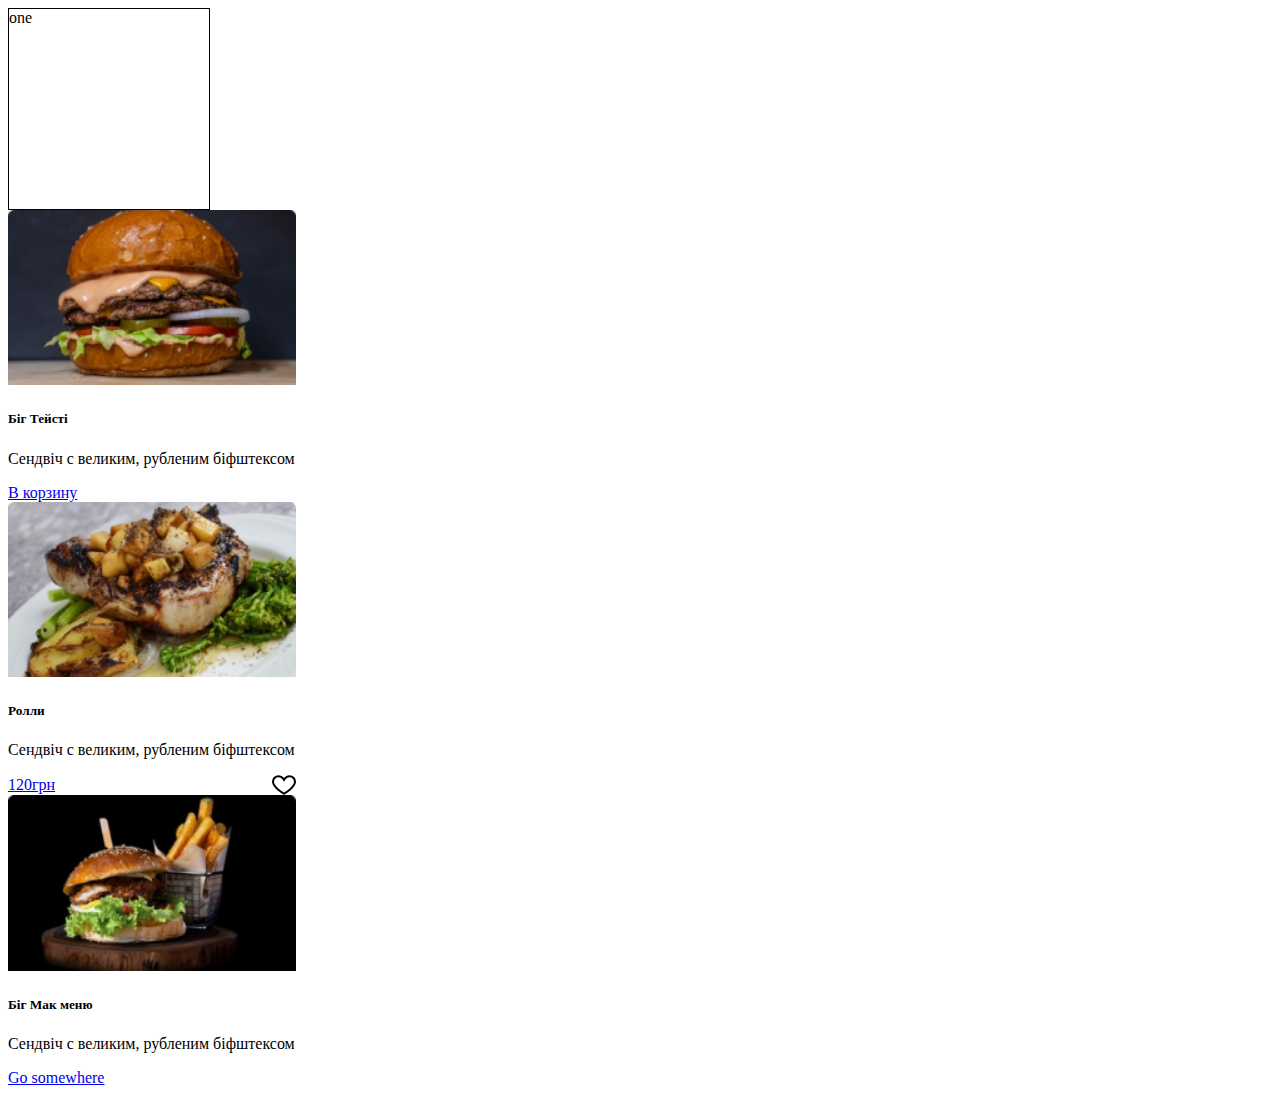
<file: cw/index.html>
<!DOCTYPE html>
<html lang="en">
<head>
	<meta charset="UTF-8">
	<meta http-equiv="X-UA-Compatible" content="IE=edge">
	<meta name="viewport" content="width=device-width, initial-scale=1.0">
	<link href="https://cdn.jsdelivr.net/npm/bootstrap@5.2.0-beta1/dist/css/bootstrap.min.css" rel="stylesheet" integrity="sha384-0evHe/X+R7YkIZDRvuzKMRqM+OrBnVFBL6DOitfPri4tjfHxaWutUpFmBp4vmVor" crossorigin="anonymous">
	<link rel="stylesheet" href="./css/style.css">
	<title>Class Work</title>
</head>
<body>
	<main>
		<div class="parent">
			<div class="one">
				one
			</div>
			<div class="two">
				two
			</div>
		</div>
		<div class="container">
			<div class="row">
				<div class="card" style="width: 18rem;">
					<img src="./img/big_tasty.jpg" class="card-img-top" alt="...">
					<div class="card-body">
						<h5 class="card-title">Біг Тейсті</h5>
						<p class="card-text">Сендвіч с великим, рубленим
							біфштексом</p>
						<a href="#" class="btn btn-primary">В корзину</a>
					</div>
				</div>
				<div class="card" style="width: 18rem;">
					<img src="./img/roll.jpg" class="card-img-top" alt="...">
					<div class="card-body">
						<h5 class="card-title">Ролли</h5>
						<p class="card-text">Сендвіч с великим, рубленим
							біфштексом</p>
						<div class="flex">
							<a href="#" class="btn btn-primary show">В корзину</a>
							<a href="#" class="price">120грн</a>
							<svg width="24" height="20" viewBox="0 0 24 20" fill="none" xmlns="http://www.w3.org/2000/svg">
								<path d="M12.0118 18.6669C12.009 18.6686 12.0062 18.6702 12.0033 18.6719C11.9999 18.6699 11.9964 18.6678 11.993 18.6658C11.6741 18.4774 11.2161 18.1999 10.6654 17.8462C9.56206 17.1376 8.09621 16.1297 6.63532 14.9279C5.1695 13.722 3.73847 12.3451 2.68148 10.9034C1.61629 9.45043 1 8.02599 1 6.70412C1 3.6511 3.47496 1.1761 6.52802 1.1761V1.17613L6.53582 1.17607C8.40135 1.16152 10.1454 2.09983 11.1613 3.6646L11.9951 4.94902L12.8359 3.66908C13.8602 2.10949 15.6024 1.17199 17.4683 1.17609C20.5165 1.1916 22.9839 3.65853 23 6.7066C22.9992 8.05462 22.3805 9.49108 21.3177 10.945C20.2615 12.3899 18.8315 13.763 17.3666 14.9623C15.9065 16.1576 14.4414 17.1562 13.3386 17.8571C12.7882 18.207 12.3305 18.4811 12.0118 18.6669Z" stroke="black" stroke-width="2"/>
								</svg>
							
						</div>
					</div>
				</div>
				<div class="card" style="width: 18rem;">
					<img src="./img/big_mac.jpg" class="card-img-top" alt="...">
					<div class="card-body">
						<h5 class="card-title">Біг Мак меню</h5>
						<p class="card-text">Сендвіч с великим, рубленим
							біфштексом</p>
						<a href="#" class="btn btn-primary">Go somewhere</a>
					</div>
				</div>
			</div>
		</div>
	</main>

<script src="https://cdn.jsdelivr.net/npm/bootstrap@5.2.0-beta1/dist/js/bootstrap.bundle.min.js" integrity="sha384-pprn3073KE6tl6bjs2QrFaJGz5/SUsLqktiwsUTF55Jfv3qYSDhgCecCxMW52nD2" crossorigin="anonymous"></script>
<script src="https://cdn.jsdelivr.net/npm/@popperjs/core@2.11.5/dist/umd/popper.min.js" integrity="sha384-Xe+8cL9oJa6tN/veChSP7q+mnSPaj5Bcu9mPX5F5xIGE0DVittaqT5lorf0EI7Vk" crossorigin="anonymous"></script>
<script src="https://cdn.jsdelivr.net/npm/bootstrap@5.2.0-beta1/dist/js/bootstrap.min.js" integrity="sha384-kjU+l4N0Yf4ZOJErLsIcvOU2qSb74wXpOhqTvwVx3OElZRweTnQ6d31fXEoRD1Jy" crossorigin="anonymous"></script>
</body>
</html>
</file>
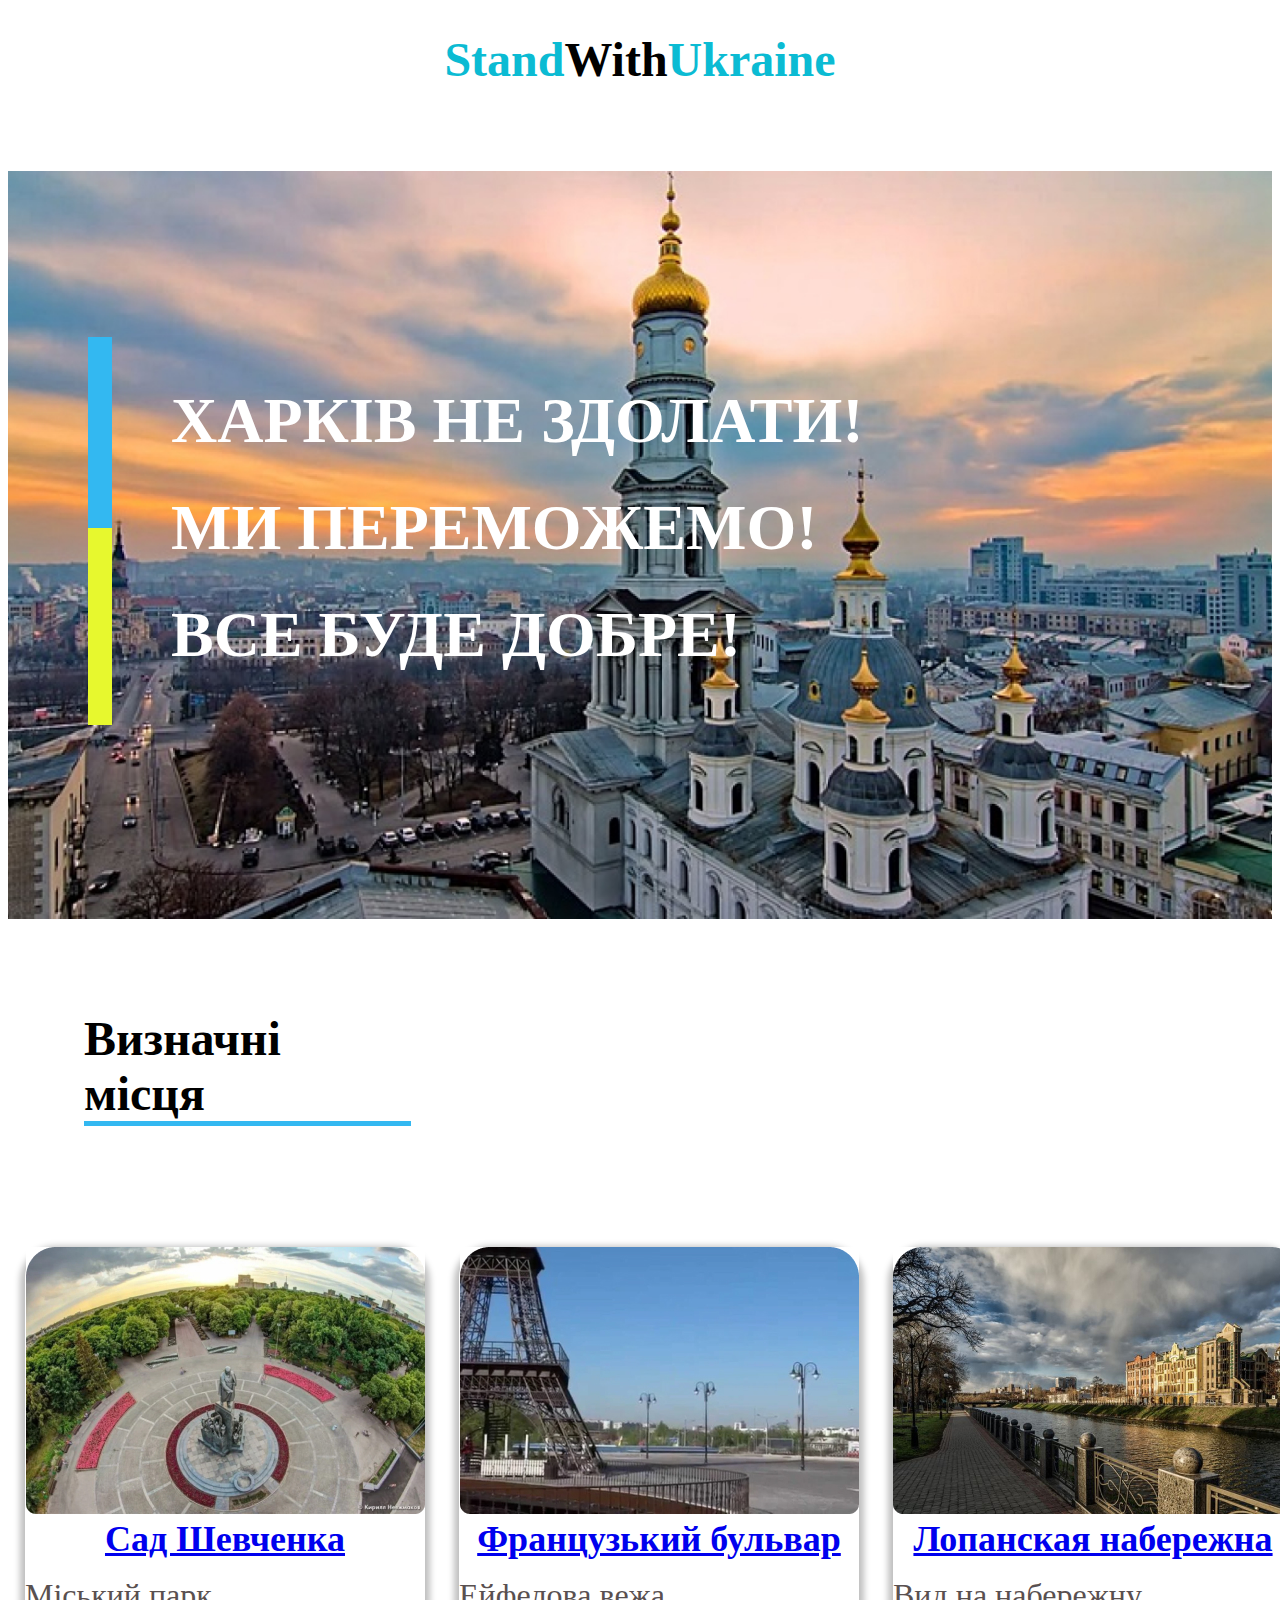
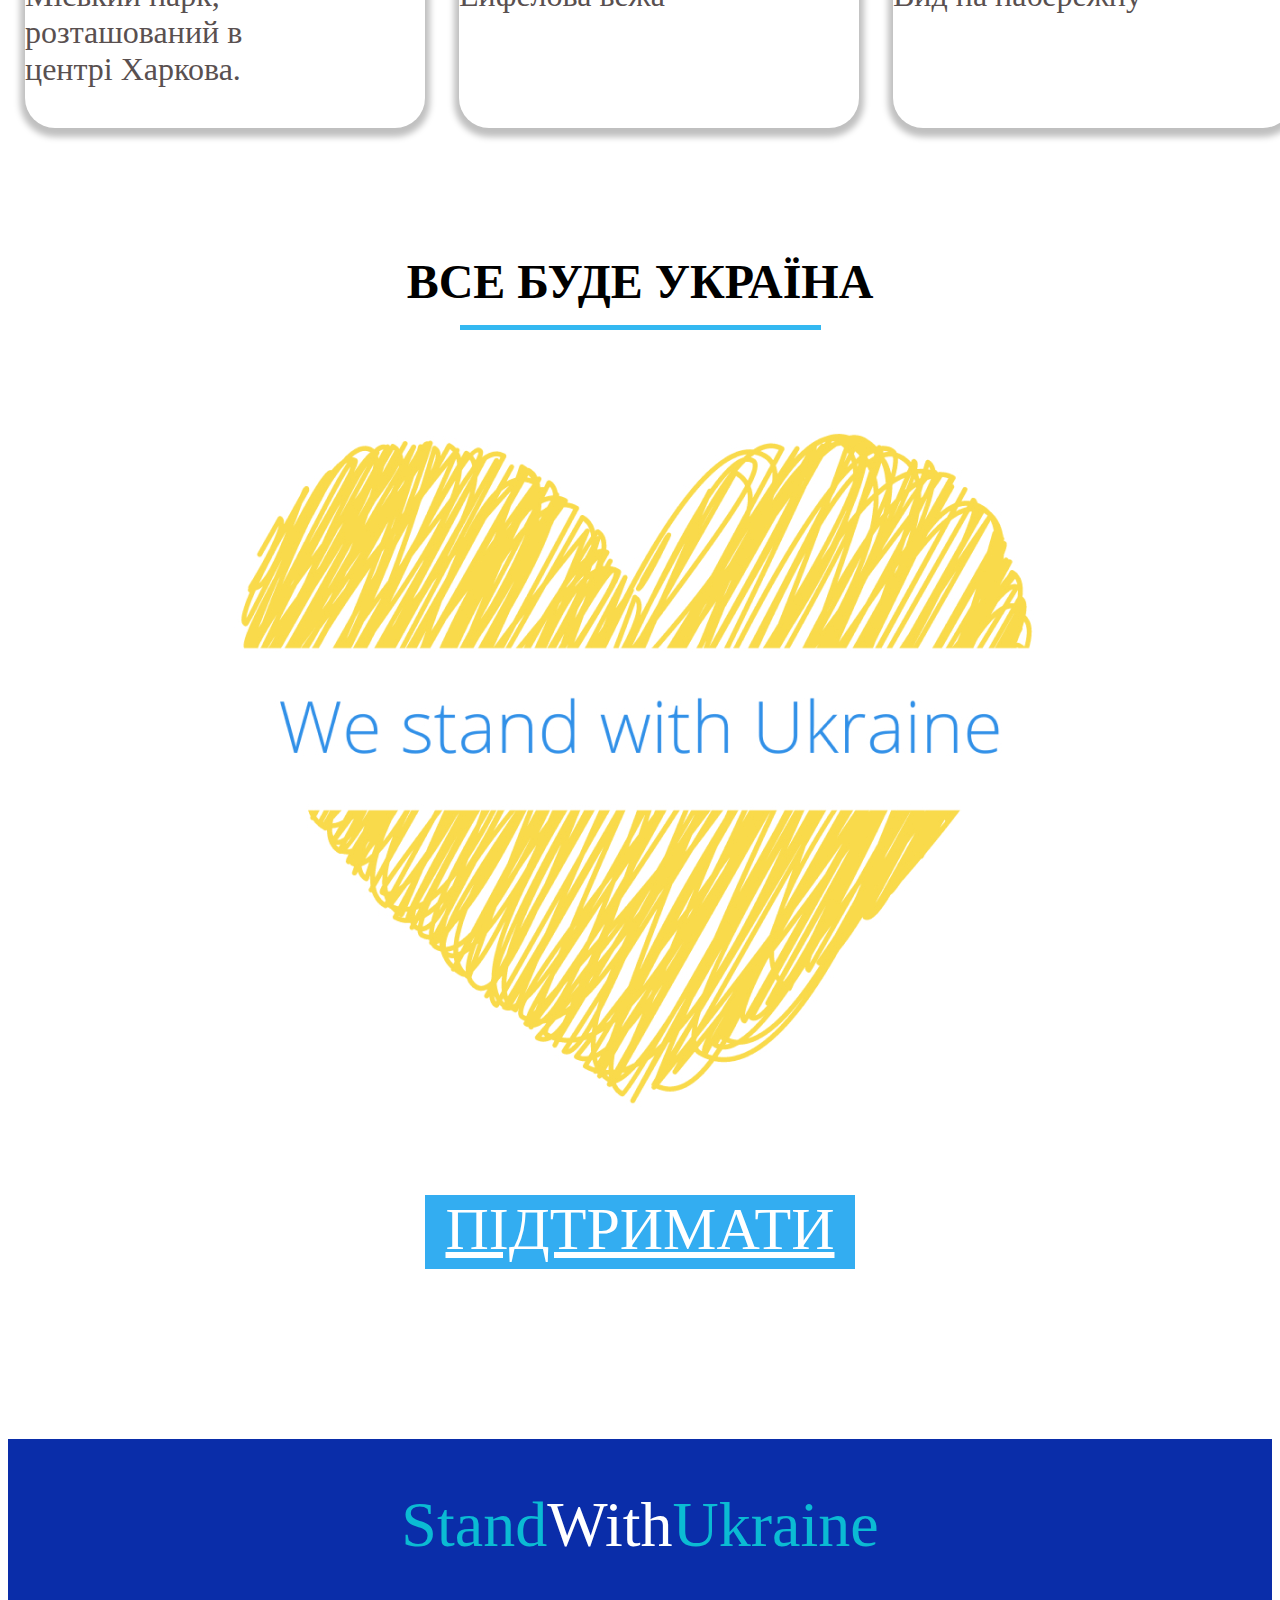
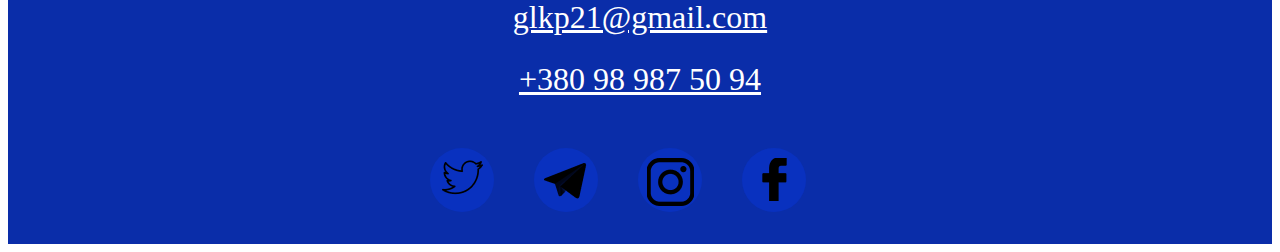
<file: Lesson_3/index.html>
<!DOCTYPE html>
<html lang="uk;en">
<head>
	<meta charset="UTF-8">
	<meta http-equiv="X-UA-Compatible" content="IE=edge">
	<meta name="viewport" content="width=device-width, initial-scale=1.0">
	<link rel="stylesheet" href="./style/style.css">
	<title>HomeWork #3</title>
</head>
<body>
	<div class="header">
		<h1 class="header__text">
			Stand<span class="header__text__span">With</span>Ukraine
		</h1>
	</div>
	<div class="content">
		<div class="content__bg">
			<div class="content__text">
				ХАРКІВ  НЕ ЗДОЛАТИ!
				МИ ПЕРЕМОЖEМО!
				ВСЕ БУДЕ ДОБРЕ!
			</div>
		</div>
	</div>

	<h2 class="header_cards">
		Визначні місця
	</h2>
	<div class="container_box">
				<div class="box">
					<img class="box__image" src="./img/cards_park.jpg" alt="park">
					<a target="_blank" class="box_content" href="https://ru.wikipedia.org/wiki/%D0%93%D0%BE%D1%80%D0%BE%D0%B4%D1%81%D0%BA%D0%BE%D0%B9_%D1%81%D0%B0%D0%B4_%D0%B8%D0%BC%D0%B5%D0%BD%D0%B8_%D0%A8%D0%B5%D0%B2%D1%87%D0%B5%D0%BD%D0%BA%D0%BE_(%D0%A5%D0%B0%D1%80%D1%8C%D0%BA%D0%BE%D0%B2)">Сад Шевченка</a>
					<p class="box_content">Міський парк, розташований в  центрі Харкова.
				</p>
				</div>
				<div class="box">
					<img class="box__image" src="./img/cards_tower.jpg" alt="tower">
					<a target="_blank" href="https://ru.wikipedia.org/wiki/%D0%AD%D0%B9%D1%84%D0%B5%D0%BB%D0%B5%D0%B2%D0%B0_%D0%B1%D0%B0%D1%88%D0%BD%D1%8F_(%D0%A5%D0%B0%D1%80%D1%8C%D0%BA%D0%BE%D0%B2)" class="box_content">Французький бульвар</a>
					<p class="box_content">Ейфелова вежа</p>
				</div>

				<div class="box">
					<img class="box__image" src="./img/cards_embankment.jpg" alt="embankment">
					<a target="_blank" href="https://uk.wikipedia.org/wiki/%D0%9B%D0%BE%D0%BF%D0%B0%D0%BD%D1%81%D1%8C%D0%BA%D0%B0_%D1%81%D1%82%D1%80%D1%96%D0%BB%D0%BA%D0%B0" class="box_content">Лопанская набережна</a>
					<p class="box_content">Вид на набережну</p>
				</div>
	</div>
	<div class="help">
		<h2 class="help_header">ВСЕ БУДЕ УКРАЇНА</h2>
		<div class="help_header__line"></div>
		<div class="help_desk">
			<div class="help_desk__button">
				<a style="color: white;" href="#" class="help_desk__button__text">
					ПІДТРИМАТИ
			</a>
			</div>
		</div>
	</div>
	
	<div class="footer">
		<p class="footer_head">
				Stand<span class="footer_head__span">With</span>Ukraine
		</p>
		<div class="footer__contacts">
			<a class="footer__contacts_a" href="mailto:glkp21@gmail.com">glkp21@gmail.com</a>
			<a class="footer__contacts_a" href="tel:+380989875094">+380 98 987 50 94</a>
		</div>
		<div class="footer__container">
			<div class="footer__button"><a target="_blank" href="https://twitter.com/"><img class="button__icon" src="./icons/twitter.png" alt="twitter"></a></div>
			<div class="footer__button"><a target="_blank" href="https://telegram.me/"><img class="button__icon" src="./icons/telegram.png" alt="telegram"></a></div>
			<div class="footer__button"><a target="_blank" href="https://www.instagram.com/"><img class="button__icon" src="./icons/instagram.png" alt="instagram"></a></div>
			<div class="footer__button"><a target="_blank" href="https://www.facebook.com/"><img class="button__icon" src="./icons/facebook.png" alt="facebook"></a></div>
		</div>
	</div>
	
	
	
</body>
</html>
</file>
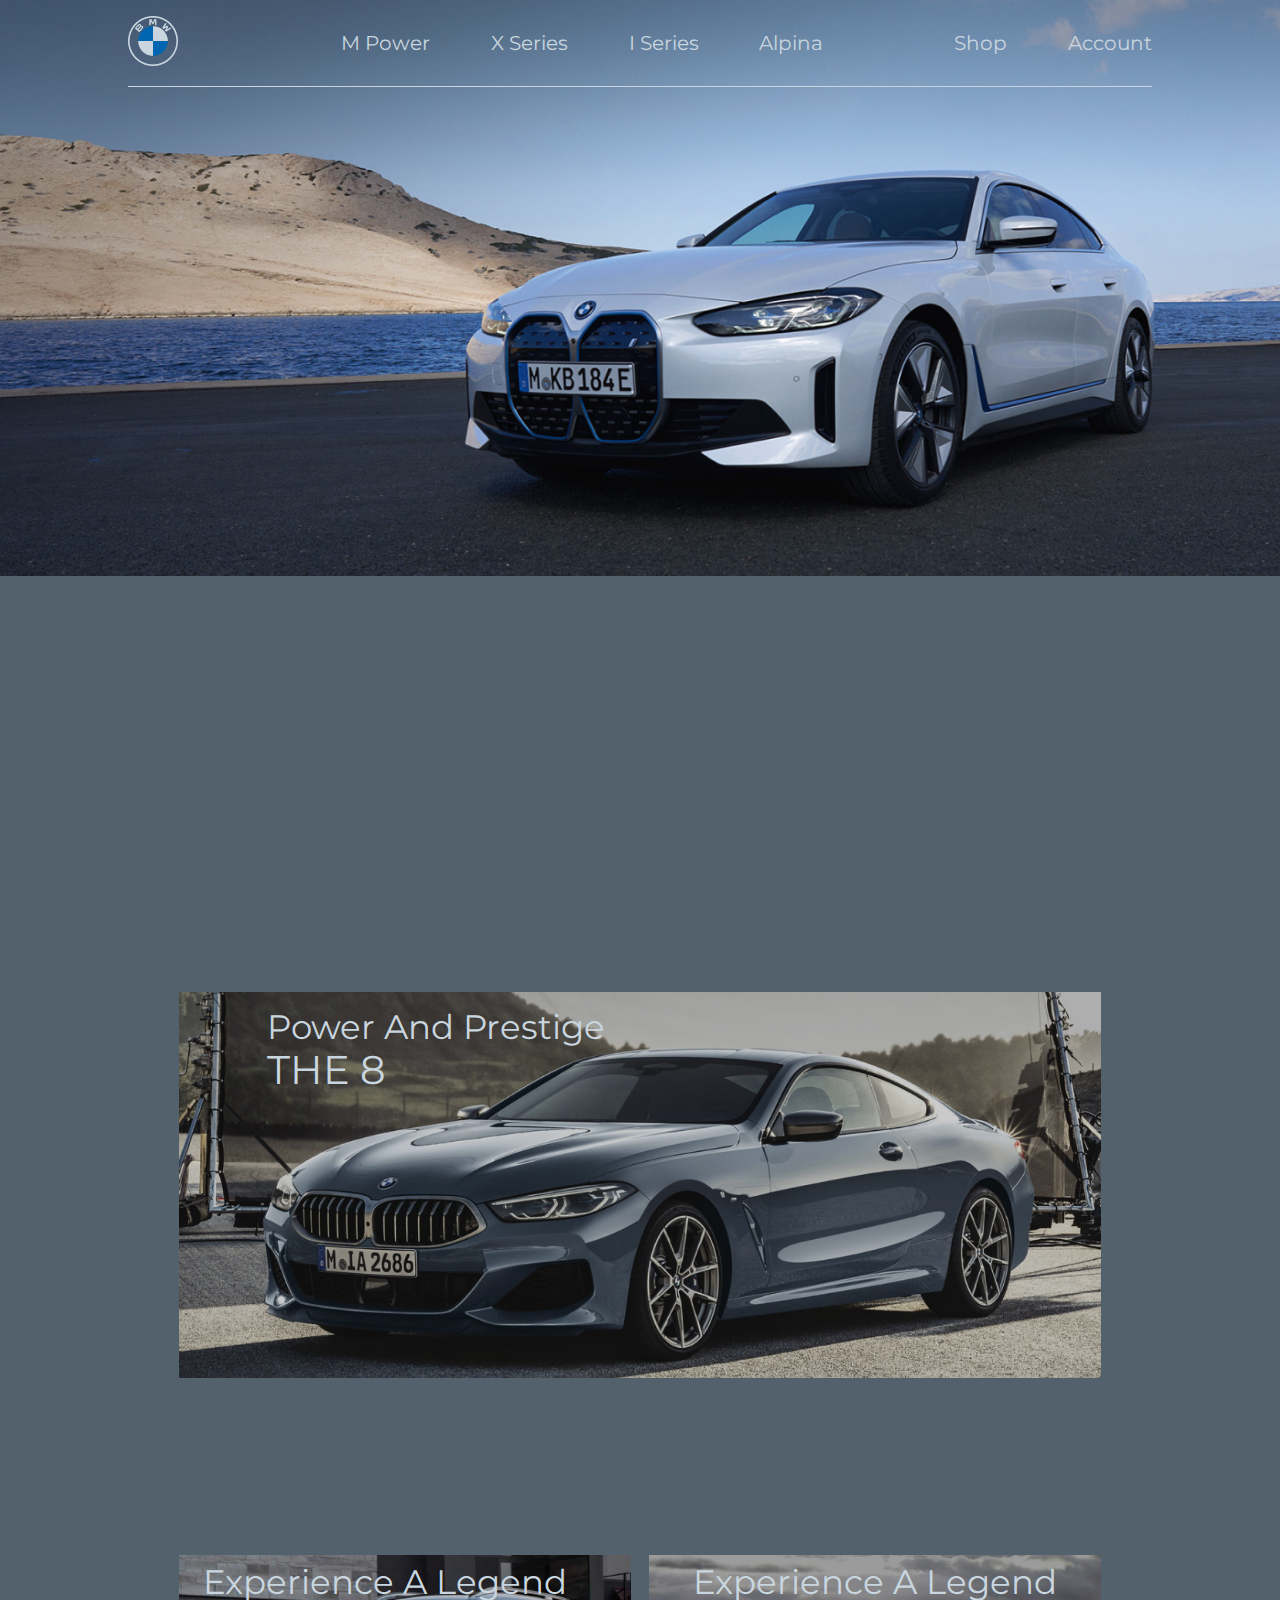
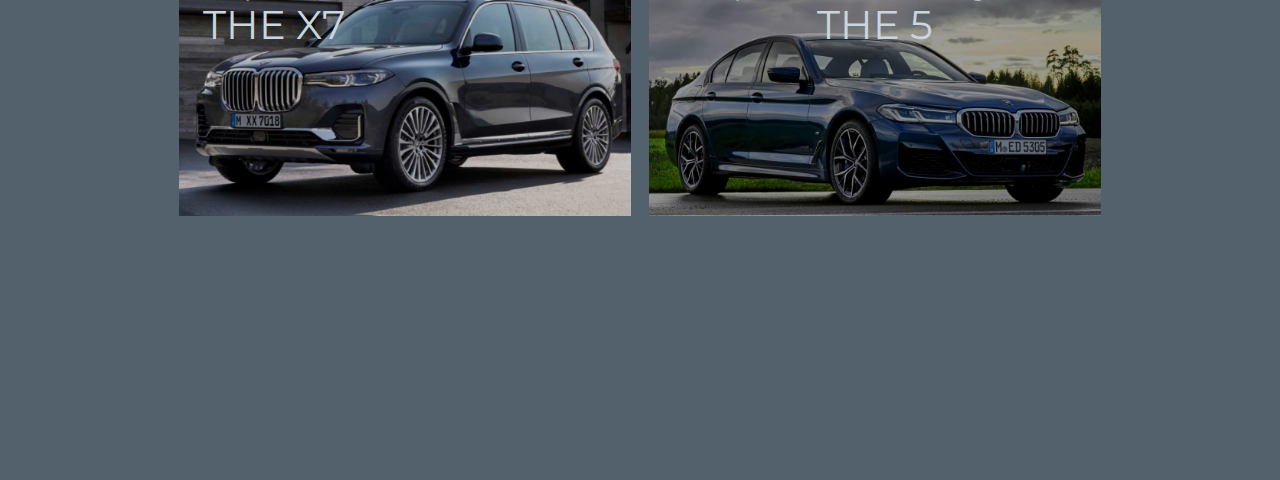
<file: Lesson_4/index.html>
<!DOCTYPE html>
<html lang="en">
<head>
	<meta charset="UTF-8">
	<meta http-equiv="X-UA-Compatible" content="IE=edge">
	<meta name="viewport" content="width=device-width, initial-scale=1.0">
	<link rel="stylesheet" href="./css/style.css">
	<title>HomeWork #4</title>
</head>
<body>
	<div class="header">
	
		<div class="header_navigation">			
			<a href="#" class="bmw_logo">
				<img class="bmw_logo_icon" src="./icons/BMWlogo.png" alt="BMW">
			</a>
			
			<a href="#" class="header_nav_btn_model header_item_one">M Power</a>
			<a href="#" class="header_nav_btn_model header_item_two">X Series</a>
			<a href="#" class="header_nav_btn_model header_item_three">I Series</a>
			<a href="#" class="header_nav_btn_model header_item_four">Alpina</a>
			
			<a href="#" class="header_nav_btn_usershop">Shop</a>
			<a href="#" class="header_nav_btn_useracc">Account</a>
			
		</div>
		<div class="header_border">
		</div>
	</div>
	<div class="main">
		<div class="card__bmw8">
			<div class="card__bmw8_text">
				<p>Power And Prestige</p>
				<a href="#">THE 8</a>
			</div>
		</div>
		<div class="main_cards">	
			<div class="card__bmwx7">
				<div class="card__bmwx7_text">
					<p>Experience A Legend</p>
					<a href="#">THE X7</a>
				</div>
			</div>
			<div class="card__bmw5">
				<div class="card__bmw5_text">
					<p>Experience A Legend</p>
					<a href="#">THE 5</a>
				</div>
			</div>
		</div>
	</div>
</body>
</html>
</file>
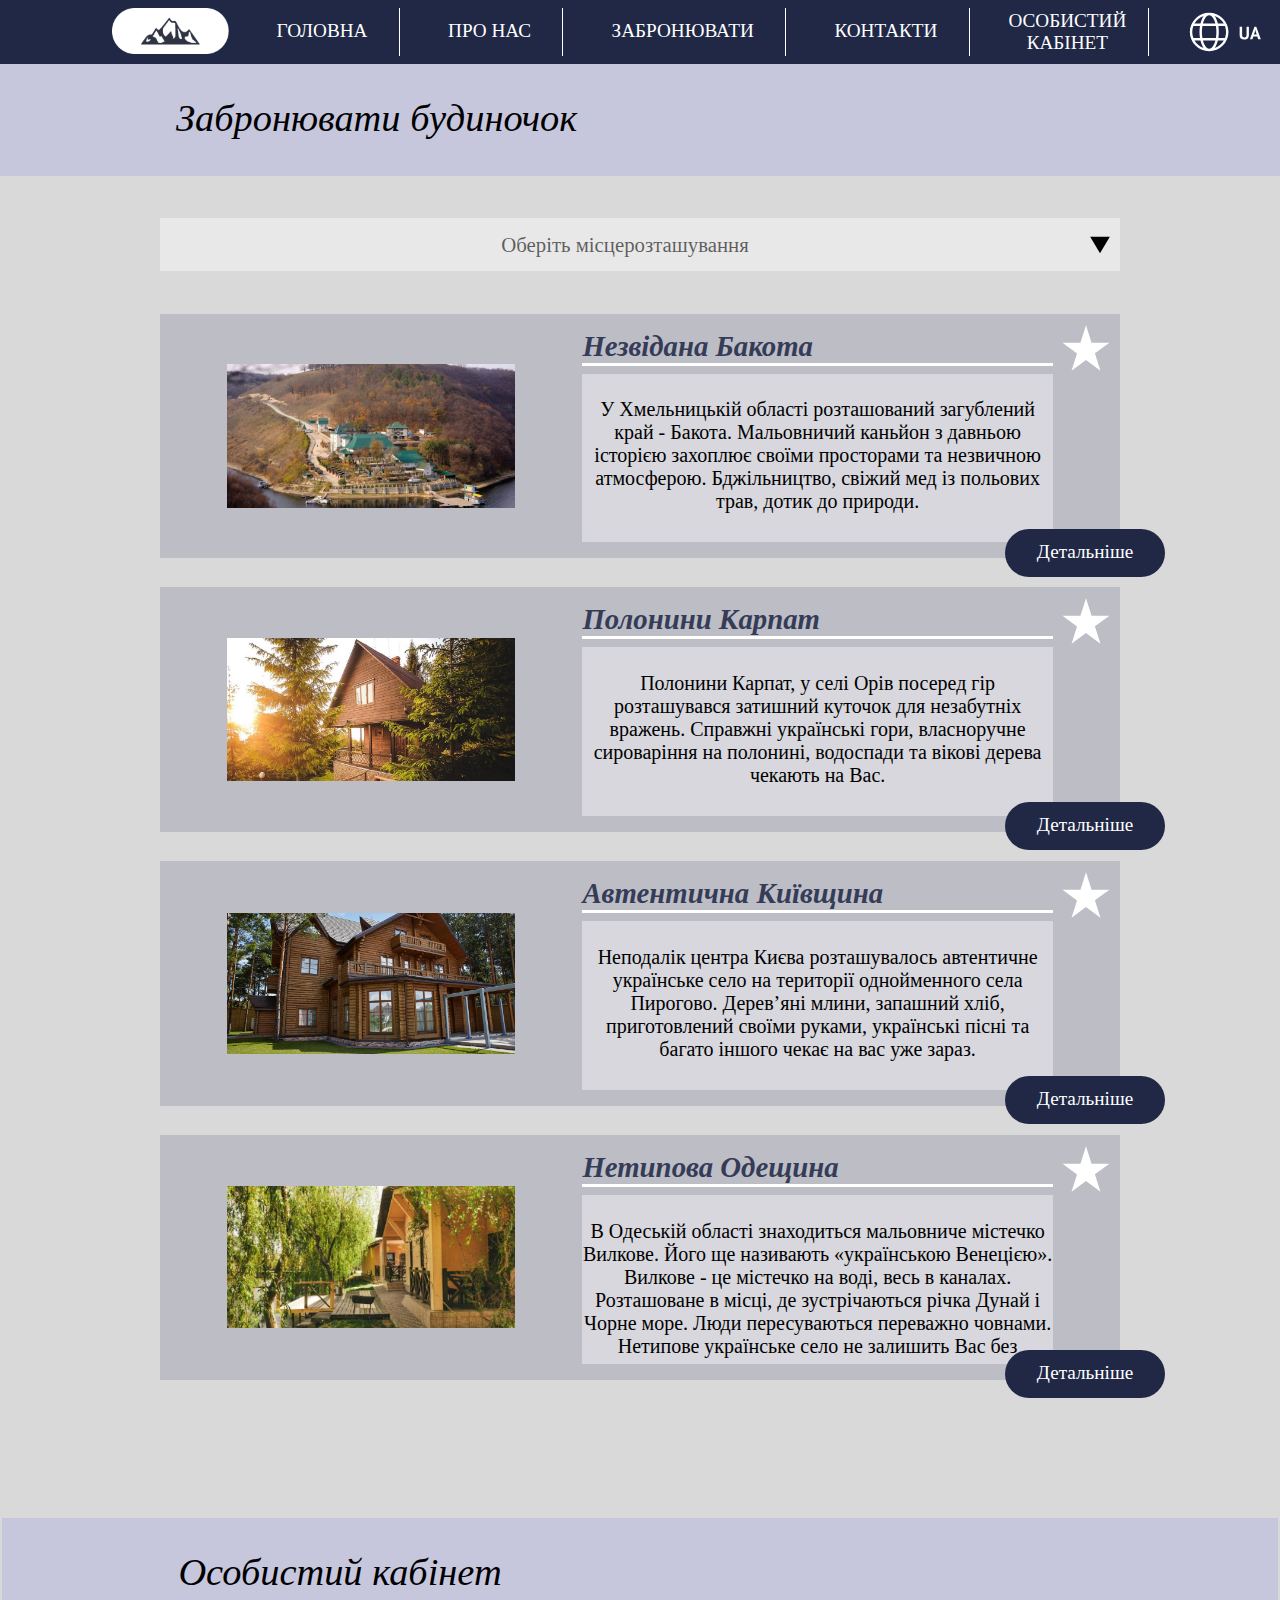
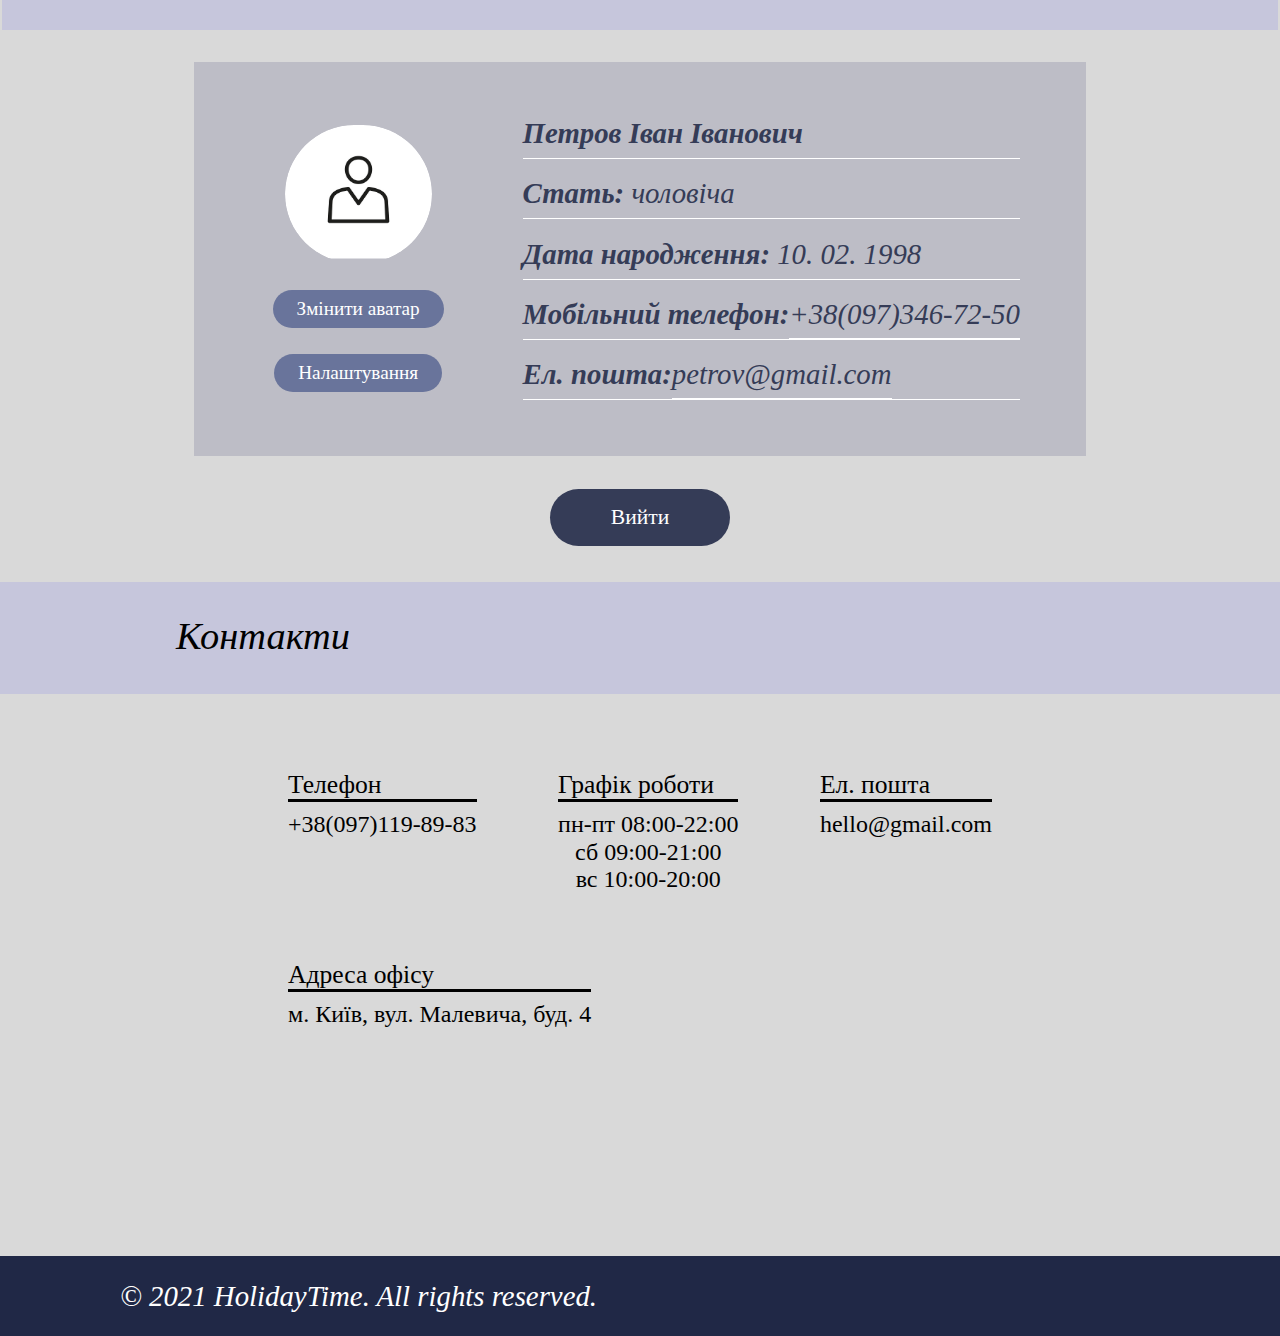
<file: Lesson_5/index.html>
<!DOCTYPE html>
<html lang="uk">
<head>
	<meta charset="UTF-8">
	<meta http-equiv="X-UA-Compatible" content="IE=edge">
	<meta name="viewport" content="width=device-width, initial-scale=1.0">
	<link rel="stylesheet" href="./css/style.css">
	<title>HomeWork #5</title>
</head>
<body>
	<header class="header">
		<a href="#" class="header__icon">
				<img src="./img/logo.png" alt="logo">
		</a>
		<nav>
			
			<ul class="header__navigation">
				<li class="header__navigation-item main"><a href="#book">ГОЛОВНА</a></li>
				<li class="header__navigation-item info"><a href="#">ПРО НАС</a></li>
				<li class="header__navigation-item booking"><a href="#book">ЗАБРОНЮВАТИ</a></li>
				<li class="header__navigation-item contacts"><a href="#us">КОНТАКТИ</a></li>
				<li class="header__navigation-item cabinet"><a href="#personal">ОСОБИСТИЙ КАБІНЕТ</a></li>
				<li class="header__navigation-item language"><a href="#"><img style="height: 6rem;"src="./img/lang_icon.svg" alt="Lang"></a></li>
			</ul>
		</nav>
	</header>
	<main class="main">
		<section id="book" class="main__title">
			<p>Забронювати будиночок</p>
		</section>
		<section class="main__choosebar">
			<p>Оберіть місцерозташування</p>
			<img src="./img/triangle.svg" alt="arrow">
		</section>
		<section class="main__container">
			<div class="card">
				<img class="card-image" src="./img/bakota.jpg" alt="bakota">
				<div class="card-text">
					<h3>Незвідана Бакота
						<svg class="card-favorite" width="48" height=48" viewBox="0 0 48 46" fill="none" xmlns="http://www.w3.org/2000/svg">
							<path d="M47.4375 17.6875H29.5469L24 0.34375L18.4531 17.6875H0.5625L15.0156 28.3906L9.54688 45.6562L24 34.9531L38.4531 45.6562L32.9062 28.3125L47.4375 17.6875Z" fill="white"/>
						</svg>		
						</h3>
					<p>У Хмельницькій області розташований загублений край -
						Бакота. Мальовничий каньйон з давньою історією захоплює
						своїми просторами та незвичною атмосферою. Бджільництво,
						свіжий мед із польових трав, дотик до природи.
						<a href="#" class="card-btn">
							Детальніше
						</a>
					</p>
				</div>
				
			</div>	
			
			<div class="card">
				<img class="card-image" src="./img/karpaty.jpg" alt="Karpaty">
					<div class="card-text">
						<h3>Полонини Карпат					
							<svg class="card-favorite" width="48" height="48" viewBox="0 0 48 46" fill="none" xmlns="http://www.w3.org/2000/svg">
								<path d="M47.4375 17.6875H29.5469L24 0.34375L18.4531 17.6875H0.5625L15.0156 28.3906L9.54688 45.6562L24 34.9531L38.4531 45.6562L32.9062 28.3125L47.4375 17.6875Z" fill="white"/>
								</svg>								
 						</h3>
						<p>Полонини Карпат, у селі Орів посеред гір
							розташувався затишний куточок для незабутніх
							вражень. Справжні українські гори, власноручне
							сироваріння на полонині, водоспади та
							вікові дерева чекають на Вас.
							<a href="#" class="card-btn">
								Детальніше
							</a>
						</p>
					</div>
					
				
			</div>
			<div class="card">
				<img class="card-image" src="./img/kyiv.jpg" alt="Kyiv">
				<div class="card-text">
					<h3>Автентична Київщина				
						<svg class="card-favorite" width="48" height="48" viewBox="0 0 48 46" fill="none" xmlns="http://www.w3.org/2000/svg">
							<path d="M47.4375 17.6875H29.5469L24 0.34375L18.4531 17.6875H0.5625L15.0156 28.3906L9.54688 45.6562L24 34.9531L38.4531 45.6562L32.9062 28.3125L47.4375 17.6875Z" fill="white"/>
							</svg>
					</h3>
					<p>Неподалік центра Києва розташувалось 
						автентичне українське село на території 
						однойменного села Пирогово. Дерев’яні млини, 
						запашний хліб, приготовлений своїми руками, 
						українські пісні та багато іншого чекає на вас уже зараз.
						<a href="#" class="card-btn">
							Детальніше
						</a>
					</p>
					
				</div>

			</div>
			<div class="card">
				<img class="card-image" src="./img/odessa.jpg" alt="Odessa">
				<div class="card-text">
					<h3>Нетипова Одещина				
						<svg class="card-favorite" width="48" height="48" viewBox="0 0 48 46" fill="none" xmlns="http://www.w3.org/2000/svg">
							<path d="M47.4375 17.6875H29.5469L24 0.34375L18.4531 17.6875H0.5625L15.0156 28.3906L9.54688 45.6562L24 34.9531L38.4531 45.6562L32.9062 28.3125L47.4375 17.6875Z" fill="white"/>
							</svg>					
						</h3>
					<p>В Одеській області знаходиться мальовниче містечко Вилкове.
						Його ще називають «українською Венецією». Вилкове - це містечко
						на воді, весь в каналах. Розташоване в місці, де зустрічаються річка
						Дунай і Чорне море. Люди пересуваються переважно човнами.
						Нетипове українське село не залишить Вас без вражень.
						<a href="#" class="card-btn">
							Детальніше
						</a>
					</p>
				</div>
			</div>
		</section>
	</main>
	<section id="personal" class="cabinet">
		<section class="cabinet__title">
			<p>Особистий кабінет</p>
		</section>

		<section class="cabinet-card">
			<div class="cabinet-card-section card-options">
				<img src="./img/avatar.svg" alt="avatar">
				<a href="#">Змінити аватар</a>
				<a href="#">Налаштування</a>
			</div>
			<div class="cabinet-card-section card-info">
				<p>Петров Іван Іванович</p>
				<p>Стать: <span>чоловіча</span></p>
				<p>Дата народження: <span>10. 02. 1998</span></p>
				<p>Мобільний телефон:<a href="tel:+380973467250">+38(097)346-72-50</a></p>
				<p>Ел. пошта:<a href="mailto:petrov@gmail.com">petrov@gmail.com</a></p>
		</section>
		<section class="cabinet-out">
			<a href="#">Вийти</a>
		</section>
	</section>
	<section id="us" class="contacts">
		<section class="contacts__title">
			<p>Контакти</p>
		</section>
		<section class="contacts__container">
			<div class="contacts__container-info">
				<div class="contacts__container-info_item">
					<h3>Телефон</h3>
					<a href="tel:+380971198983">+38(097)119-89-83</a>
				</div>
				<div class="contacts__container-info_item">
					<h3>Графік роботи</h3>	
						<p>пн-пт 08:00-22:00</p>
						<p>сб 09:00-21:00</p>
						<p>вс 10:00-20:00</p>
				</div>
				<div class="contacts__container-info_item">
				<h3>Ел. пошта</h3>
				<a href="mailto:hello@gmail.com">hello@gmail.com</a></div>
				
			</div>
			<div class="contacts__container-adress">
				<div class="contacts__container-adress_item adress_text">
					<h3>Адреса офісу</h3>
					<p>м. Київ, вул. Малевича, буд. 4</p>
				</div>
				<div class="contacts__container-adress_item ">
					<iframe class="map" src="https://www.google.com/maps/embed?pb=!1m18!1m12!1m3!1d2541.7127475326415!2d30.5090141157306!3d50.42782337947222!2m3!1f0!2f0!3f0!3m2!1i1024!2i768!4f13.1!3m3!1m2!1s0x40d4cf1e4f6914e5%3A0xbcdcd80ffeaf9ae3!2z0LLRg9C70LjRhtGPINCa0LDQt9C40LzQuNGA0LAg0JzQsNC70LXQstC40YfQsCwgNCwg0JrQuNGX0LIsIDAyMDAw!5e0!3m2!1sru!2sua!4v1654622655013!5m2!1sru!2sua" width="600" height="450" style="border:0;" allowfullscreen="" loading="lazy" referrerpolicy="no-referrer-when-downgrade"></iframe>
				</div>
				
			</div>
		</section>
	</section>


	<footer class="footer">
		<h2>
			© 2021 HolidayTime.  All rights reserved.
		</h2>
	</footer>

</body>
</html>
</file>
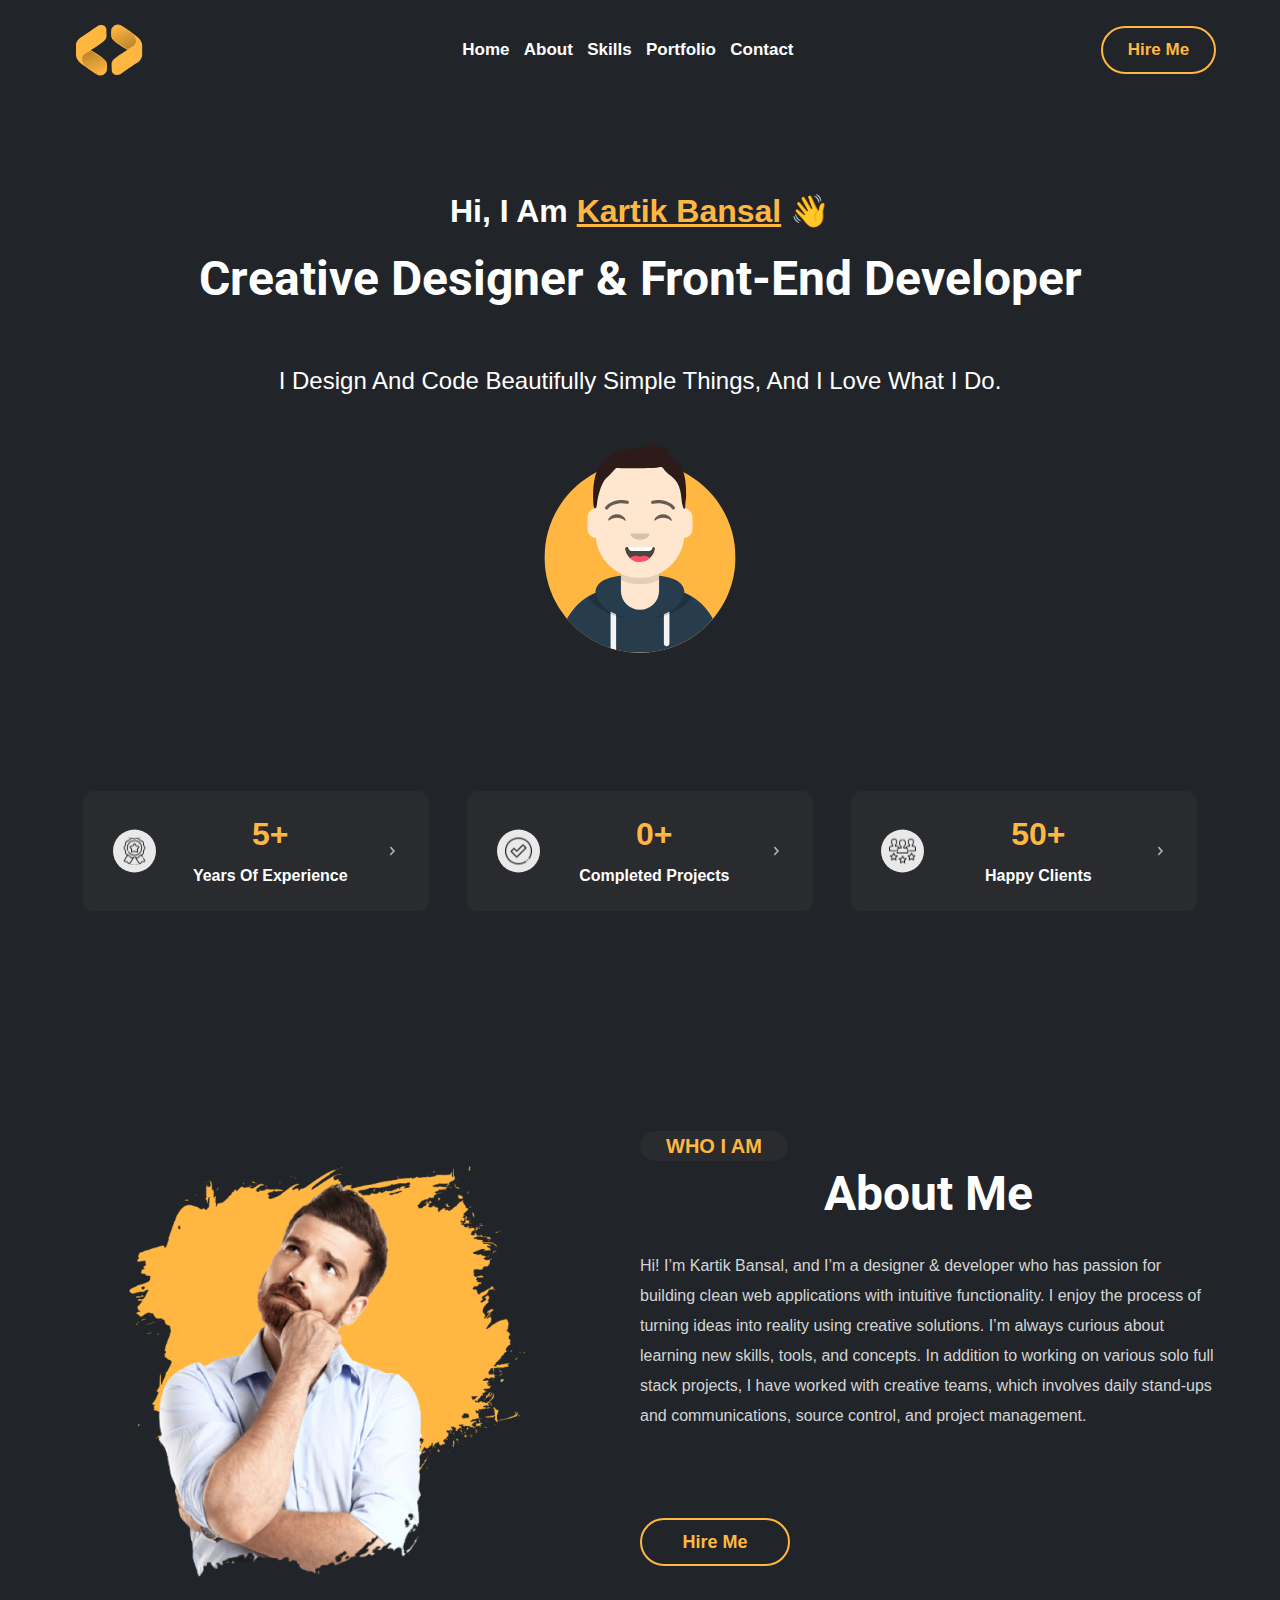
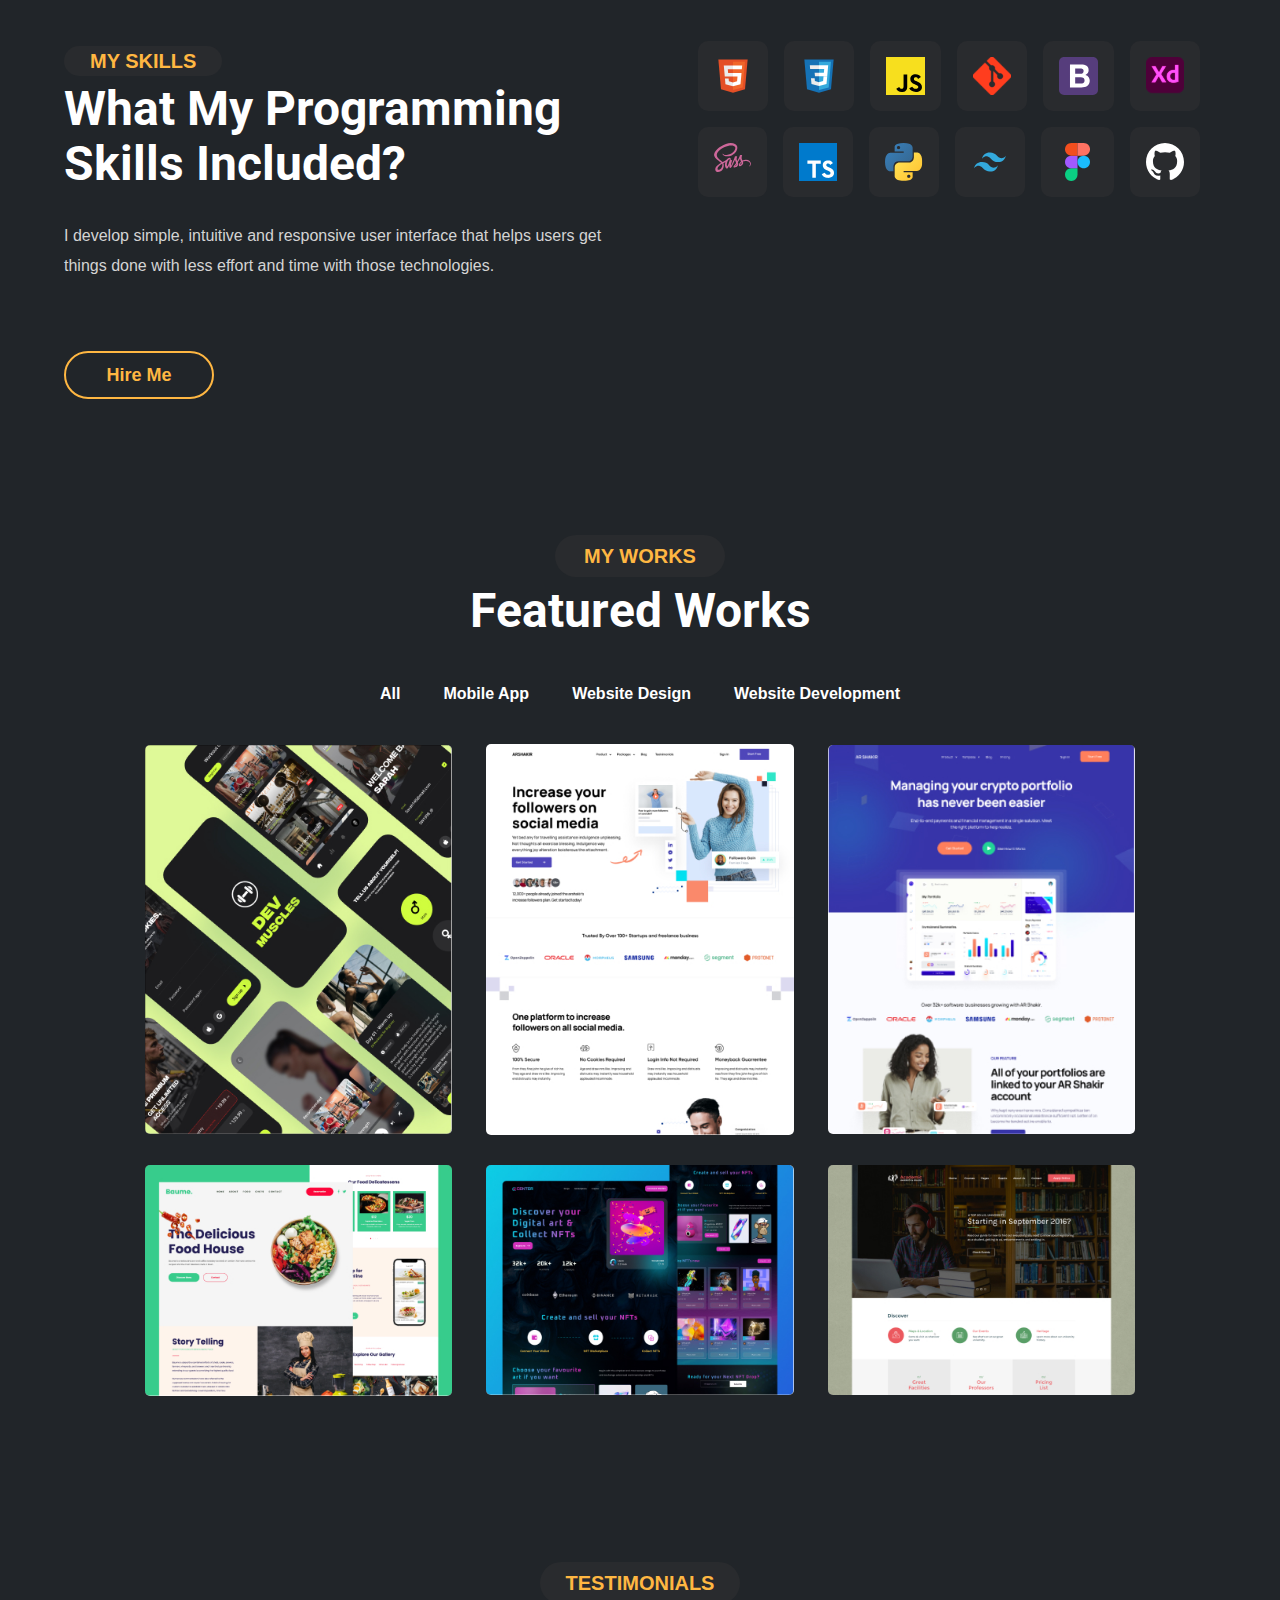
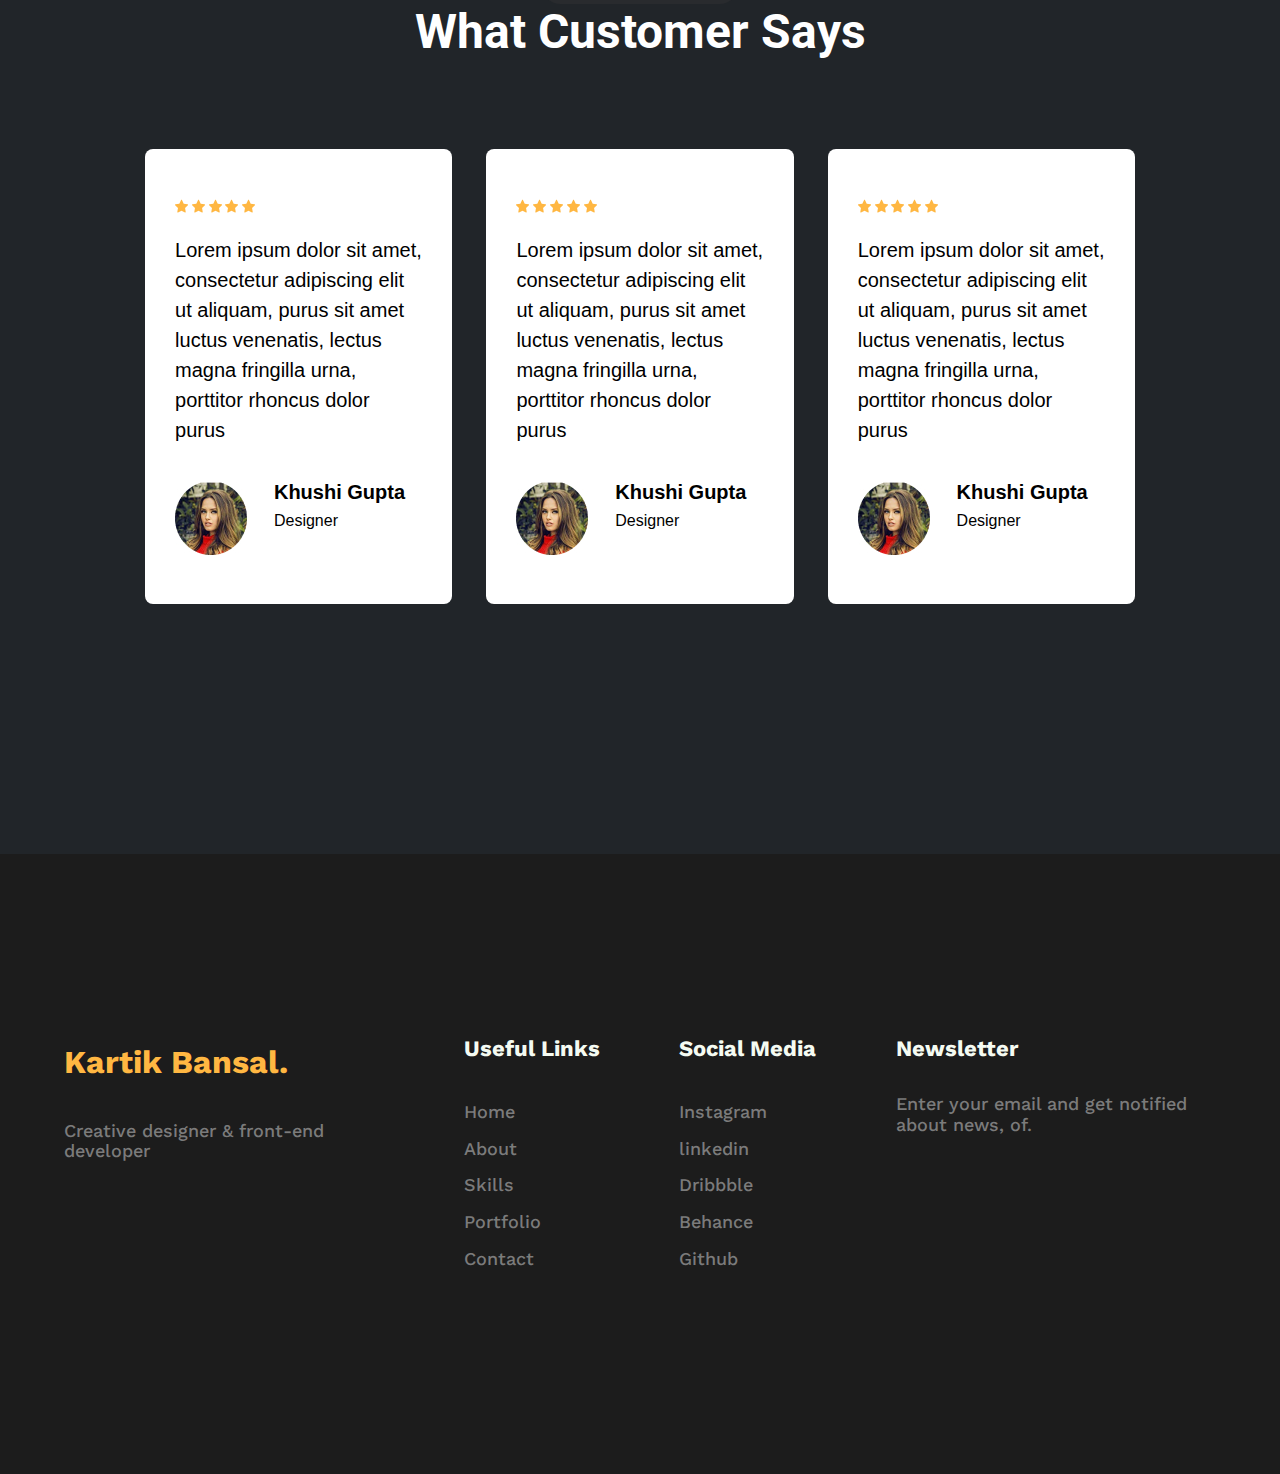
<file: Lesson_6/index.html>
<!DOCTYPE html>
<html lang="en">
<head>
	<meta charset="UTF-8">
	<meta http-equiv="X-UA-Compatible" content="IE=edge">
	<meta name="viewport" content="width=device-width, initial-scale=1.0">
	<link rel="stylesheet" href="./css/style.css">
	<title>HomeWork #6</title>
</head>
<body>
<header class="header">
	<img src="./icons/icon.svg" alt="icon">
	<nav class="header__menu">
		<ul class="header__menu_list">
			<li class="header__menu_list-item">
				<a href="#">Home</a>
			</li>
			<li class="header__menu_list-item">
				<a href="#">about</a>
			</li>
			<li class="header__menu_list-item">
				<a href="#">skills</a>
			</li>
			<li class="header__menu_list-item">
				<a href="#">portfolio</a>
			</li>
			<li class="header__menu_list-item">
				<a href="#">contact</a>
			</li>
		</ul>
	</nav>
		<a class="header__btn" href="#">
			Hire Me
		</a>
	</div>
</header>
<main>
	<section class="greetings">
		<p class="greetings__overhead">Hi, I am 
			<span class="greetings__overhead-span">Kartik Bansal</span> 👋
		</p>
		<h2 class="greetings__title">Creative designer & front-end developer</h2>
		<p class="greetings_subtitle">
			I design and code beautifully simple things, 
		and I love what I do.
		</p>
		<img class="greetings__avatar" src="./img/avatar.svg" alt="Avatar">
		<div class="greetings__box">
			<a href="#" class="greetings__box-item">
				
					<img class="greetings__box-item-image " src="./icons/years.svg" alt="yrs">
					<div class="greetings__box-item-text">
						<p>5+</p>
						<p>Years of Experience</p>
					</div>
					<img src="./icons/chevron-right.svg" alt="chev" class="greetings__box-item-chevron">
					
			</a>
			<a href="#" class="greetings__box-item">
				<img class="greetings__box-item-image" src="./icons/projects.svg" alt="prjcts">
				<div class="greetings__box-item-text">
					<p>0+</p>
					<p>Completed Projects</p>
				</div>
				<img src="./icons/chevron-right.svg" alt="chev" class="greetings__box-item-chevron">
			</a>
			<a href="#" class="greetings__box-item">
				<img class="greetings__box-item-image" src="./icons/clients.svg" alt="clnts">
				<div class="greetings__box-item-text">
					<p>50+</p>
					<p>Happy Clients</p>
				</div>
				<img src="./icons/chevron-right.svg" alt="chev" class="greetings__box-item-chevron">
			</a>
		</div>
	</section>
	<section class="about">
		<img src="./img/guy.png" alt="avatar" class="about__avatar">
		<div class="about__text">
			<p class="about__text-overhead">Who I am</p>
			<div class="about__text-container">
				<h2 class="about__text-container-title">About Me</h2>
				<p class="about__text-container-content">
					Hi! I’m Kartik Bansal, and I’m a designer & developer
					who has passion for building clean web applications with
					intuitive functionality. I enjoy the process of turning ideas into
					reality using creative solutions.
					I’m always curious about learning new skills, tools, and concepts.
					In addition to working on various solo full stack projects,
					I have worked with creative teams, which involves daily stand-ups
					and communications, source control, and project management.
				</p>
			</div>
				<a href="#" class="about__text-btn">
					Hire Me
				</a>
		</div>
	</section>
	<section class="skills">
		<div class="skills__text">
			<p class="skills__text-overhead">my skills</p>
			<div class="skills__text-container">
				<h2 class="skills__text-container-title">What My Programming
					Skills Included?</h2>
				<p class="skills__text-container-content">
					I develop simple, intuitive and responsive user interface that helps users
					 get things done with less effort and time with 
					 those technologies.
				</p>
			</div>
				<a href="#" class="skills__text-btn">
					Hire Me
				</a>
		</div>
		<div class="skills__logos">
			<div class="skills__logos_container">
				<a href="#" class="skills__logos-container-item">
					<img src="./icons/html.svg" alt="html" class="skills__logos-item-icon">
				</a>
				<a href="#" class="skills__logos-container-item">
					<img src="./icons/css.svg" alt="" class="skills__logos-item-icon">
				</a>
				<a href="#" class="skills__logos-container-item">
					<img src="./icons/javascript.svg" alt="" class="skills__logos-item-icon">
				</a>
				<a href="#" class="skills__logos-container-item">
					<img src="./icons/git.svg" alt="" class="skills__logos-item-icon">
				</a>
				<a href="#" class="skills__logos-container-item">
					<img src="./icons/bootstrap.svg" alt="" class="skills__logos-item-icon">
				</a>
				<a href="#" class="skills__logos-container-item">
					<img src="./icons/adobexd.svg" alt="" class="skills__logos-item-icon">
				</a>
			</div>
			<div class="skills__logos_container">	
				<a href="#" class="skills__logos-container-item">
					<img src="./icons/lsass.svg" alt="" class="skills__logos-item-icon">
				</a>
				<a href="#" class="skills__logos-container-item">
					<img src="./icons/typescript.svg" alt="" class="skills__logos-item-icon">
				</a>
				<a href="#" class="skills__logos-container-item">
					<img src="./icons/python.svg" alt="" class="skills__logos-item-icon">
				</a>
				<a href="#" class="skills__logos-container-item">
					<img src="./icons/tailwind.svg" alt="" class="skills__logos-item-icon">
				</a>
				<a href="#" class="skills__logos-container-item figma">
					<img src="./icons/figma.svg" alt="" class="skills__logos-item-icon">
				</a>
				<a href="#" class="skills__logos-container-item">
					<img src="./icons/github.svg" alt="" class="skills__logos-item-icon">
				</a>
			</div>
		</div>
	</section>
	<section class="works">
		<p class="works__overhead">my works</p>
		<h2 class="works__title">Featured Works</h2>
		<nav class="works__nav">
			<li class="works__nav-item">
				<a href="">All</a>
			</li>
			<li class="works__nav-item">
				<a href="">Mobile App</a>
			</li>
			<li class="works__nav-item">
				<a href="">Website Design</a>
			</li>
			<li class="works__nav-item">
				<a href="">Website Development</a>
			</li>
		</nav>
		<section class="works__content">
			<div class="works__content-container">
				<img src="./img/work1.jpg" alt="mywork">
				<img src="./img/work2.jpg" alt="mywork">
				<img src="./img/work3.jpg" alt="mywork">
			</div>
			<div class="works__content-container">
				<img src="./img/work4.jpg" alt="mywork">
				<img src="./img/work5.jpg" alt="mywork">
				<img src="./img/work6.jpg" alt="mywork">
			</div>

		</section>
	</section>
	<section class="comments">
		<p class="comments__overhead">testimonials</p>
		<h2 class="comments_title">What customer says</h2>
		<div class="comments__container">
			<div class="comments__container-item">
				<div class="comments__container-item-grade">
					<img src="./icons/star.svg" alt="#">
					<img src="./icons/star.svg" alt="#">
					<img src="./icons/star.svg" alt="#">
					<img src="./icons/star.svg" alt="#">
					<img src="./icons/star.svg" alt="#">
				</div>
				<p class="comments__container-item-content">Lorem ipsum dolor sit amet, 
					consectetur adipiscing elit ut aliquam,
					 purus sit amet luctus venenatis,
					 lectus magna fringilla urna,
					  porttitor rhoncus dolor purus</p>
				<div class="comments__container-item-profile">
					<img src="./img/coment_pic.jpg" alt="Profile">
					<div class="comments__container-item-profile__info">
						<h6>Khushi Gupta</h6>
						<p>Designer</p>
					</div>
				</div>
			</div>
			<div class="comments__container-item">
				<div class="comments__container-item-grade">
					<img src="./icons/star.svg" alt="#">
					<img src="./icons/star.svg" alt="#">
					<img src="./icons/star.svg" alt="#">
					<img src="./icons/star.svg" alt="#">
					<img src="./icons/star.svg" alt="#">
				</div>
				<p class="comments__container-item-content">Lorem ipsum dolor sit amet, 
					consectetur adipiscing elit ut aliquam,
					 purus sit amet luctus venenatis,
					 lectus magna fringilla urna,
					  porttitor rhoncus dolor purus</p>
				<div class="comments__container-item-profile">
					<img src="./img/coment_pic.jpg" alt="Profile">
					<div class="comments__container-item-profile__info">
						<h6>Khushi Gupta</h6>
						<p>Designer</p>
					</div>
				</div>
			</div>
			<div class="comments__container-item">
				<div class="comments__container-item-grade">
					<img src="./icons/star.svg" alt="#">
					<img src="./icons/star.svg" alt="#">
					<img src="./icons/star.svg" alt="#">
					<img src="./icons/star.svg" alt="#">
					<img src="./icons/star.svg" alt="#">
				</div>
				<p class="comments__container-item-content">Lorem ipsum dolor sit amet, 
					consectetur adipiscing elit ut aliquam,
					 purus sit amet luctus venenatis,
					 lectus magna fringilla urna,
					  porttitor rhoncus dolor purus</p>
				<div class="comments__container-item-profile">
					<img src="./img/coment_pic.jpg" alt="Profile">
					<div class="comments__container-item-profile__info">
						<h6>Khushi Gupta</h6>
						<p>Designer</p>
					</div>
				</div>
			</div>
		</div>
	</section>
</main>

<footer class="footer">
	<div class="footer__container">
		<div class="footer__container-item">
			<h4 class="footer__container-item_title name">Kartik Bansal.</h4>
			<a href="#">Creative designer & front-end developer</a>
		</div>
		<div class="footer__container-item">
			<h4 class="footer__container-item_title">Useful Links</h4>
				<div class="footer__container-item_refs">
					<a href="#">Home</a>
					<a href="#">About</a>
					<a href="#">Skills</a>
					<a href="#">Portfolio</a>
					<a href="#">Contact</a>
				</div>		
		</div>
		<div class="footer__container-item">
			<h4 class="footer__container-item_title">Social Media</h4>
				<div class="footer__container-item_refs">
					<a href="#">Instagram</a>
					<a href="#">linkedin</a>
					<a href="#">Dribbble</a>
					<a href="#">Behance</a>
					<a href="#">Github</a>
				</div>		
		</div>
		<div class="footer__container-item">
			<h4 class="footer__container-item_title">Newsletter</h4>
				<a href="#">Enter your email and get notified about news, of.</a>
		</div>
	</div>
</footer>
</body>
</html>
</file>
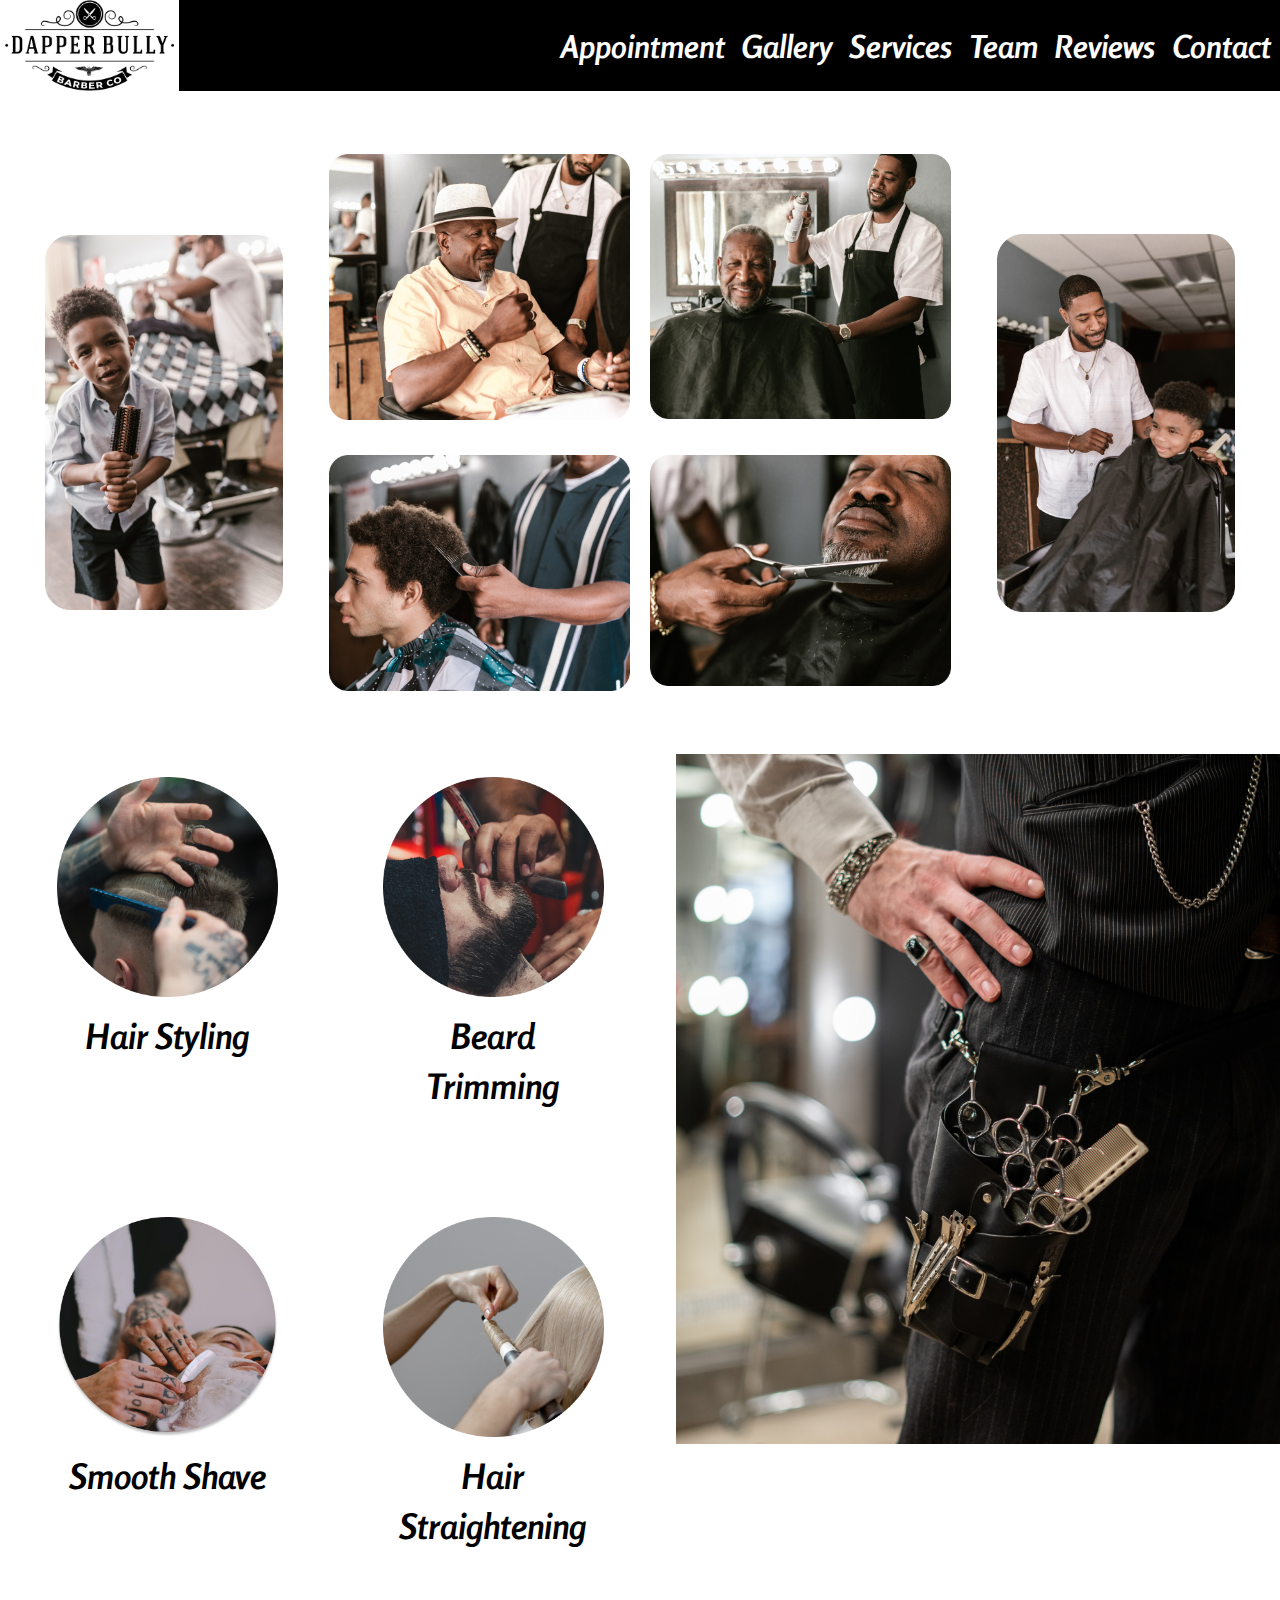
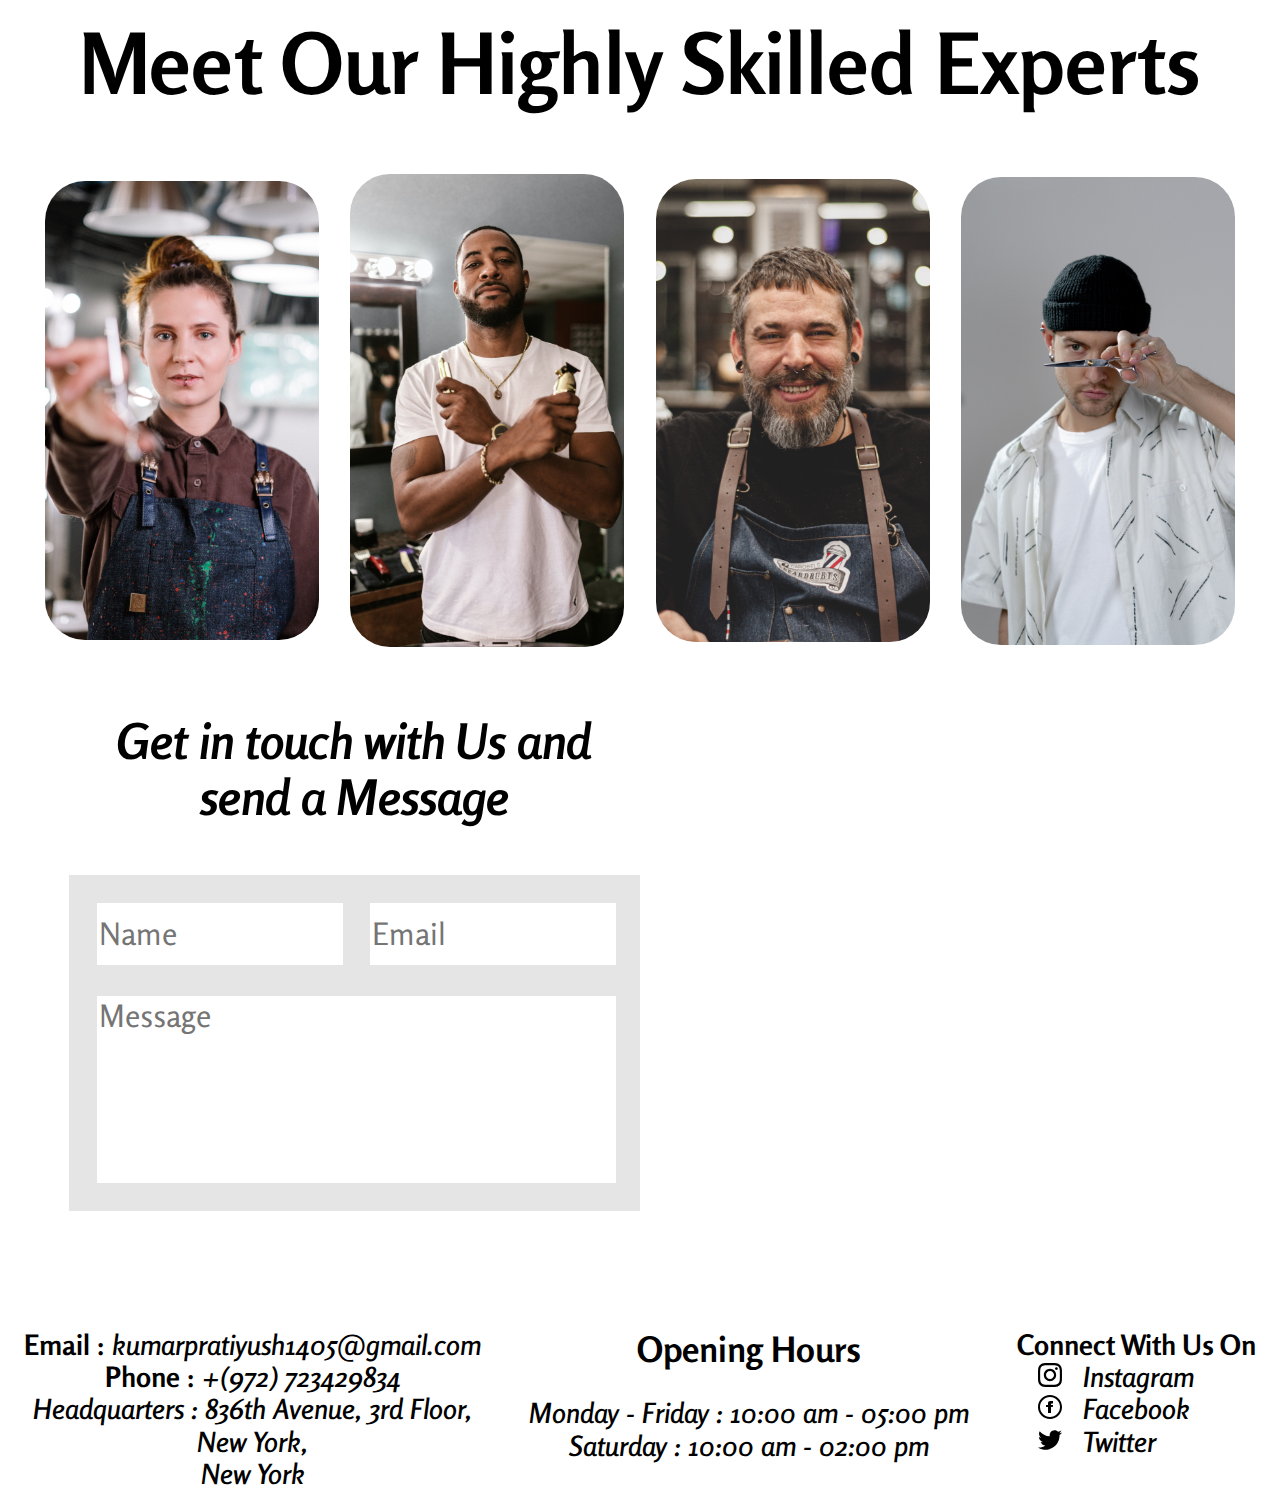
<file: Lesson_8-10/index.html>
<!DOCTYPE html>
<html lang="en">
<head>
	<meta charset="UTF-8">
	<meta http-equiv="X-UA-Compatible" content="IE=edge">
	<meta name="viewport" content="width=device-width, initial-scale=1.0">
	<link rel="stylesheet" href="./css/style.css">
	<title>HomeWork #8-10 BarberShop</title>
</head>
<body>
	<header class="header">
		<img class="header__logo" src="./img/logo.png" alt="logo">
		<nav class="header__nav">
			<ul class="header__nav-list">
				<li class="header__nav-list-item"><a href="#">Appointment</a></li>
				<li class="header__nav-list-item"><a href="#">Gallery</a></li>
				<li class="header__nav-list-item"><a href="#">Services</a></li>
				<li class="header__nav-list-item"><a href="#">Team</a></li>
				<li class="header__nav-list-item"><a href="#">Reviews</a></li>
				<li class="header__nav-list-item"><a href="#">Contact</a></li>
			</ul>
		</nav>
	</header>
	<main class="main">
		<section class="gallery">
			<img src="./img/gallery_kid_1.jpg" alt="client" class="gallery-item">
			<div class="gallery__box">
				<img src="./img/gallery_client_1.jpg" alt="client" class="gallery-box-item">
				<img src="./img/gallery_client_2.jpg" alt="client" class="gallery-box-item">
				<img src="./img/gallery_client_3.jpg" alt="client" class="gallery-box-item">
				<img src="./img/gallery_client_4.jpg" alt="client" class="gallery-box-item">
			</div>
			<img src="./img/gallery_kid_2.jpg" alt="client" class="gallery-item">
		</section>
		<section class="services">
			<div class="services__box">
				<div class="services__box_item">
					<img src="./img/hair_styling.jpg" alt="haircut" class="services__box-item-image">
						<p>Hair Styling</p>
					</div>
					<div class="services__box_item">
						<img src="./img/beard_trimming.jpg" alt="haircut" class="services__box-item-image">
						<p>Beard Trimming</p>
					</div>
					<div class="services__box_item">
						<img src="./img/smooth_shave.jpg" alt="haircut" class="services__box-item-image">
						<p>Smooth Shave</p>
					</div>
					<div class="services__box_item">
						<img src="./img/hair_stragh.jpg" alt="haircut" class="services__box-item-image">
						<p>Hair Straightening</p>
					</div>
			</div>
			<img src="./img/services_image.jpg" alt="image" class="services__image">
		</section>
		<section class="team">
			<p class="team__title">
				Meet Our Highly Skilled Experts
			</p>
			<section class="team__container">
				<div class="team__container-card">
					<img src="./img/meredith.jpg" alt="team">
					<p class="team__container-card-name meredith">Meredith</p>
				</div>
				<div class="team__container-card">
					<img src="./img/jason.jpg" alt="team">
					<p class="team__container-card-name jason">Jason</p>
				</div>
				<div class="team__container-card">
					<img src="./img/ryan.jpg" alt="team">
					<p class="team__container-card-name ryan">Ryan</p>
				</div>
				<div class="team__container-card">
					<img src="./img/james.jpg" alt="team">
					<p class="team__container-card-name james">James</p>
				</div>
			</section>
		</section>
		<section class="contacts">
			<div class="contacts__msg">
				<p class="contacts__msg-title">
					Get in touch with Us and send a Message</p>
				<form class="contacts__msg-form">
					<input type="text" class="contacts__msg-form-name" placeholder="Name">
					<input type="text" class="contacts__msg-form-mail" placeholder="Email">
					<textarea class="contacts__msg-form-text" placeholder="Message"></textarea>
				</form>
			</div>
				<iframe class="contacts__map" src="https://www.google.com/maps/embed?pb=!1m18!1m12!1m3!1d7777.3172143707325!2d77.62072443934805!3d12.92965!2m3!1f0!2f0!3f0!3m2!1i1024!2i768!4f13.1!3m3!1m2!1s0x3bae145de0af0951%3A0xe0bd0737b83c0ca4!2sMoustache%20Barbershop!5e0!3m2!1sru!2suk!4v1655152125068!5m2!1sru!2suk" width="600" height="450" style="border:0;" allowfullscreen="" loading="lazy" referrerpolicy="no-referrer-when-downgrade"></iframe>
		</section>
	</main>
	<footer>
		<div class="footer__container">
			<div class="footer__container-item">
				<p><span class="bold-normal">Email :</span> <a href="mailto:kumarpratiyush1405@gmail.com">kumarpratiyush1405@gmail.com</a></p>
				<p><span class="bold-normal">Phone :</span> <a href="tel:+972723429834">+(972) 723429834</a></p>
				<p>Headquarters : <a href="#">836th Avenue, 3rd Floor,<br>
					New York,<br>
					New York</a></p>
			</div>
			<div class="footer__container-item">
				<p class="footer__container-item-title">Opening Hours</p>
				<p>Monday - Friday : <span class="italic-semibold">10:00 am - 05:00 pm</span></p>
				<p>Saturday : <span class="italic-semibold">10:00 am - 02:00 pm</span></p>
			</div>
			<div class="footer__container-item social">
				<p class="social-title">Connect With Us On</p>
				<p><a class="social__instagram" href="#">Instagram</a></p>
				<p><a class="social__facebook" href="#">Facebook</a></p>
				<p><a class="social__twitter" href="#">Twitter</a></p>
			</div>
		</div>
	</footer>


</body>
</html>
</file>
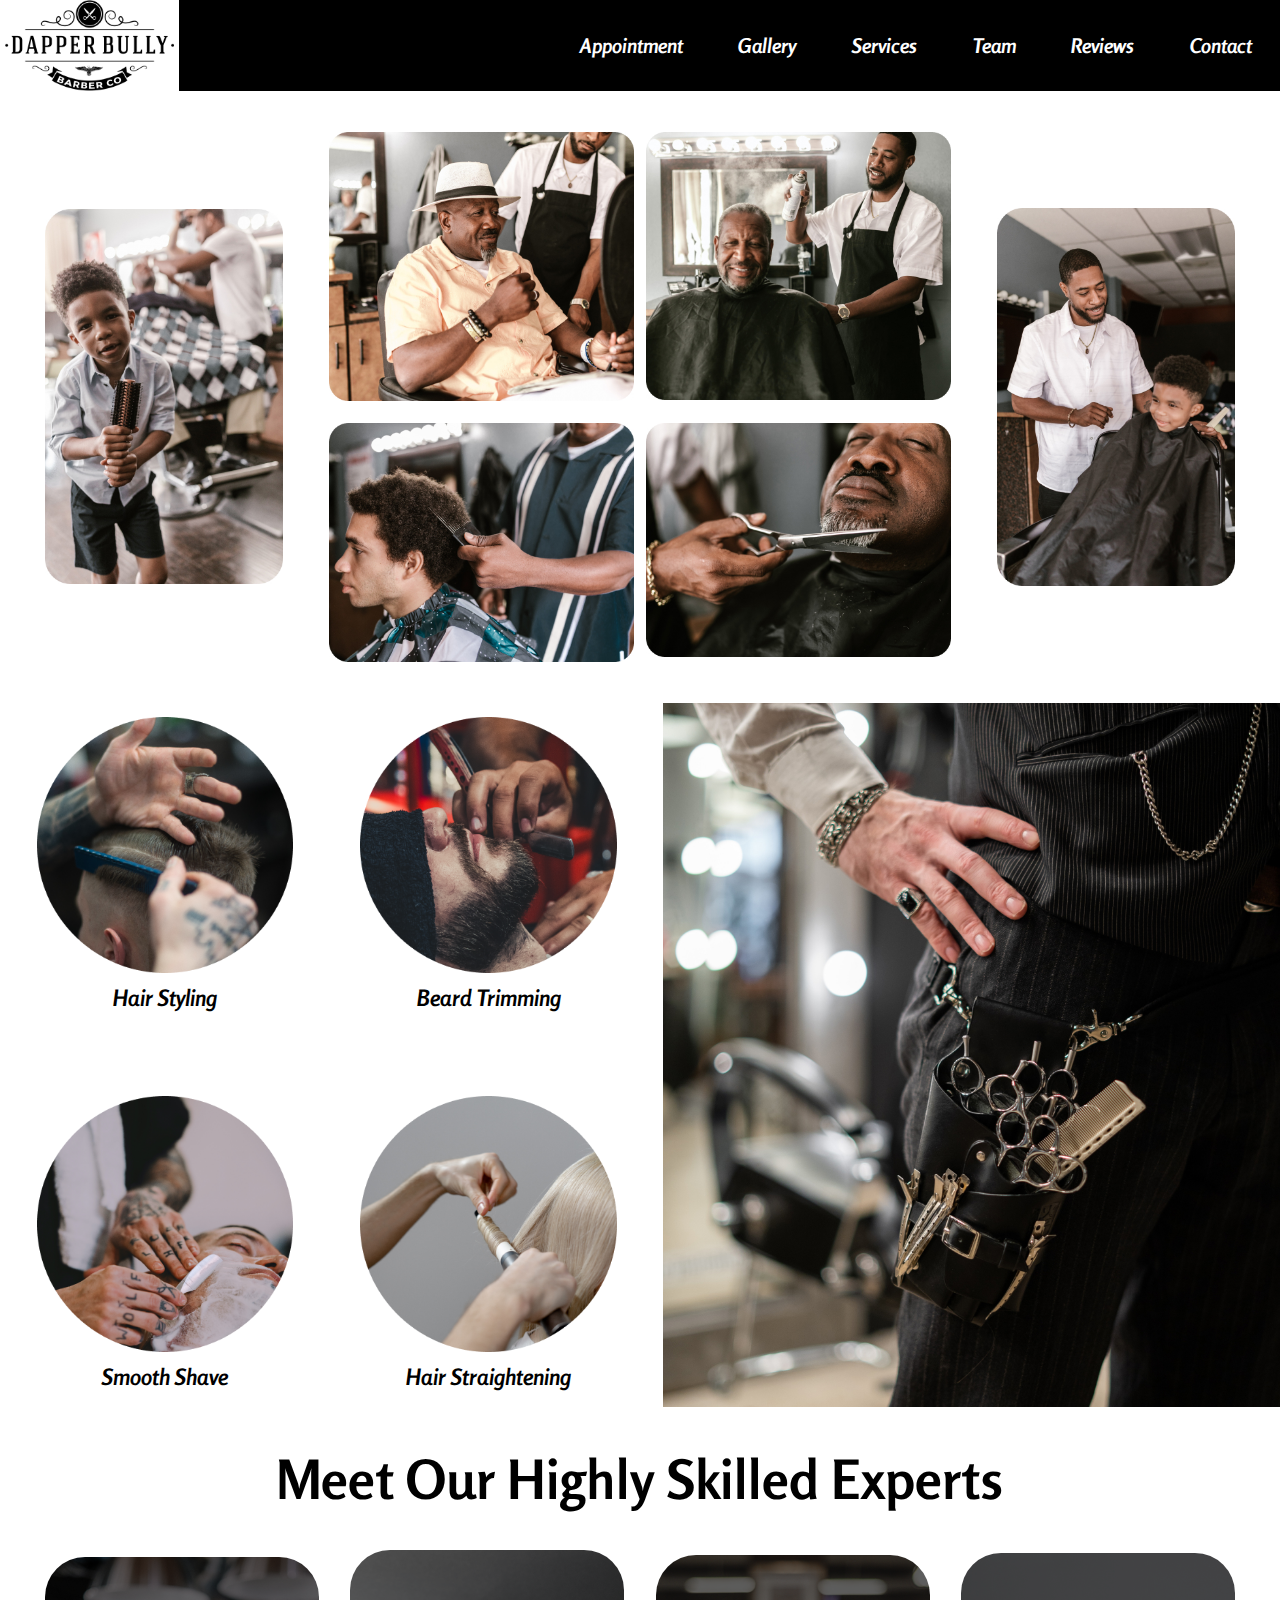
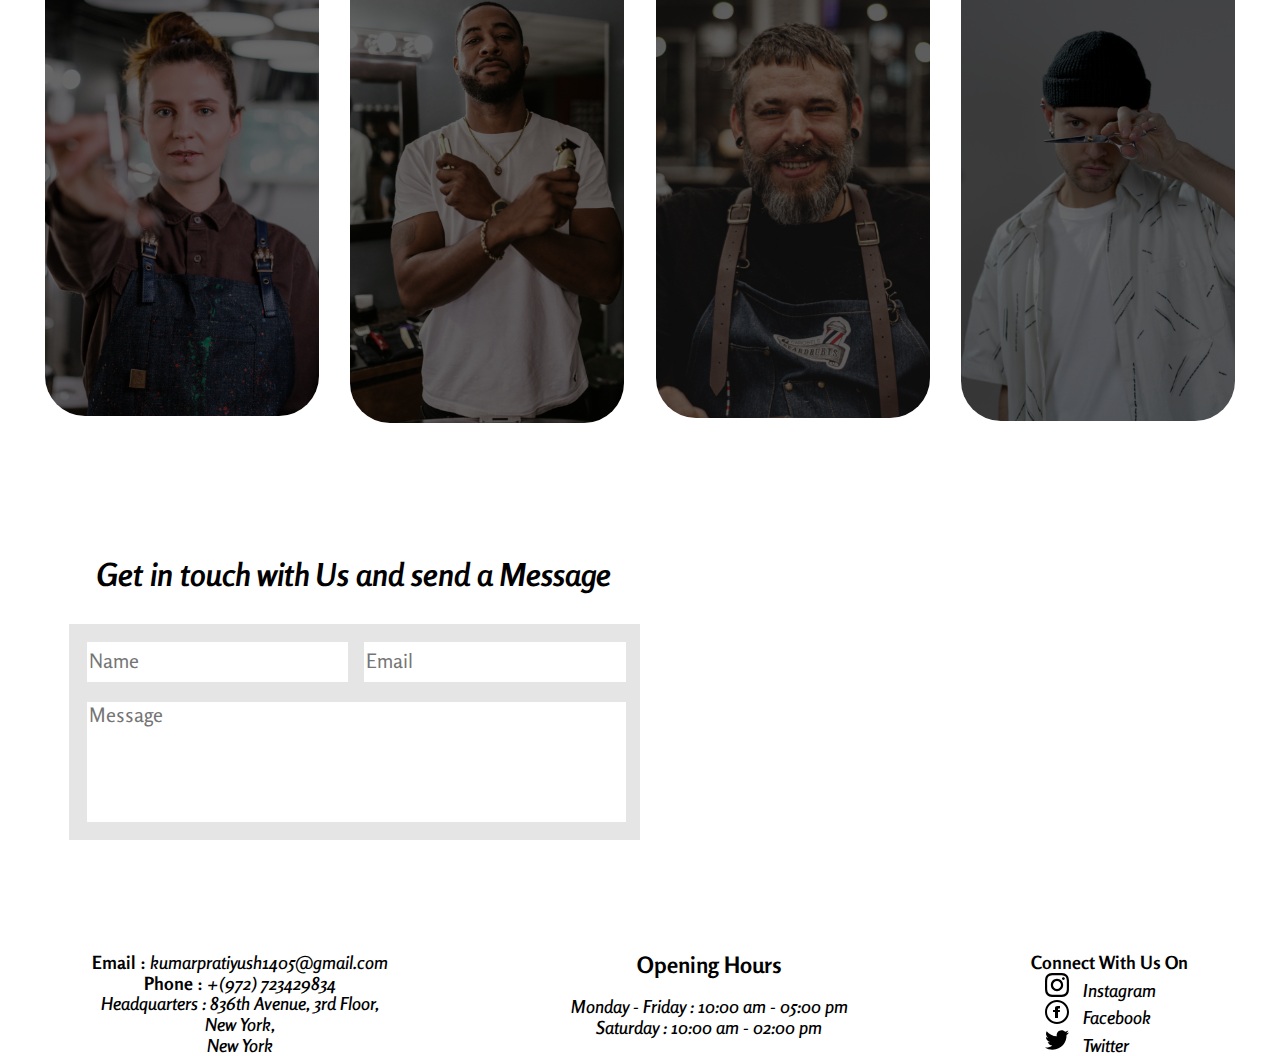
<file: HTML/Lesson_8-10/index.html>
<!DOCTYPE html>
<html lang="en">
<head>
	<meta charset="UTF-8">
	<meta http-equiv="X-UA-Compatible" content="IE=edge">
	<meta name="viewport" content="width=device-width, initial-scale=1.0">
	<link rel="stylesheet" href="./css/style.css">
	<title>HomeWork #8-10 BarberShop</title>
</head>
<body>
	<header class="header">
		<img class="header__logo" src="./img/logo.png" alt="logo">
		<nav class="header__nav">
			<ul class="header__nav-list">
				<li class="header__nav-list-item"><a href="#">Appointment</a></li>
				<li class="header__nav-list-item"><a href="#">Gallery</a></li>
				<li class="header__nav-list-item"><a href="#">Services</a></li>
				<li class="header__nav-list-item"><a href="#">Team</a></li>
				<li class="header__nav-list-item"><a href="#">Reviews</a></li>
				<li class="header__nav-list-item"><a href="#">Contact</a></li>
			</ul>
		</nav>
	</header>
	<main class="main">
		<section class="gallery">
			<img src="./img/gallery_kid_1.jpg" alt="client" class="gallery-item gallery-item-left">
			<div class="gallery__box">
				<img src="./img/gallery_client_1.jpg" alt="client" class="gallery-box-item gallery-box-item-left">
				<img src="./img/gallery_client_2.jpg" alt="client" class="gallery-box-item gallery-box-item-right">
				<img src="./img/gallery_client_3.jpg" alt="client" class="gallery-box-item gallery-box-item-left">
				<img src="./img/gallery_client_4.jpg" alt="client" class="gallery-box-item gallery-box-item-right">
			</div>
			<img src="./img/gallery_kid_2.jpg" alt="client" class="gallery-item gallery-item-right">
		</section>
		<section class="services">
			<div class="services__box">
				<div class="services__box_item styling">
					<img src="./img/hair_styling.png" alt="haircut" class="services__box-item-image">
						<p>Hair Styling</p>
					</div>
					<div class="services__box_item trimming">
						<img src="./img/beard_trimming.png" alt="haircut" class="services__box-item-image">
						<p>Beard Trimming</p>
					</div>
					<div class="services__box_item smooth_shave">
						<img src="./img/smooth_shave.png" alt="haircut" class="services__box-item-image">
						<p>Smooth Shave</p>
					</div>
					<div class="services__box_item hair_str">
						<img src="./img/hair_stragh.png" alt="haircut" class="services__box-item-image">
						<p>Hair Straightening</p>
					</div>
			</div>
			<img src="./img/services_image.jpg" alt="image" class="services__image">
		</section>
		<section class="team">
			<p class="team__title">
				Meet Our Highly Skilled Experts
			</p>
			<section class="team__container">
				<div class="team__container-card card__meredith">
					<img src="./img/meredith.jpg" alt="team">
					<p class="team__container-card-name meredith">Meredith</p>
				</div>
				<div class="team__container-card card__jason">
					<img src="./img/jason.jpg" alt="team">
					<p class="team__container-card-name">Jason</p>
				</div>
				<div class="team__container-card card__ryan">
					<img src="./img/ryan.jpg" alt="team">
					<p class="team__container-card-name">Ryan</p>
				</div>
				<div class="team__container-card card__james">
					<img src="./img/james.jpg" alt="team">
					<p class="team__container-card-name">James</p>
				</div>
			</section>
		</section>
		<section class="contacts">
			<div class="contacts__msg">
				<p class="contacts__msg-title">
					Get in touch with Us and send a Message</p>
				<form class="contacts__msg-form">
					<input type="text" class="contacts__msg-form-name" placeholder="Name">
					<input type="text" class="contacts__msg-form-mail" placeholder="Email">
					<textarea class="contacts__msg-form-text" placeholder="Message"></textarea>
				</form>
			</div>
				<iframe class="contacts__map" src="https://www.google.com/maps/embed?pb=!1m18!1m12!1m3!1d7777.3172143707325!2d77.62072443934805!3d12.92965!2m3!1f0!2f0!3f0!3m2!1i1024!2i768!4f13.1!3m3!1m2!1s0x3bae145de0af0951%3A0xe0bd0737b83c0ca4!2sMoustache%20Barbershop!5e0!3m2!1sru!2suk!4v1655152125068!5m2!1sru!2suk" width="600" height="450" style="border:0;" allowfullscreen="" loading="lazy" referrerpolicy="no-referrer-when-downgrade"></iframe>
		</section>
	</main>
	<footer>
		<div class="footer__container">
			<div class="footer__container-item">
				<p><span class="bold-normal">Email :</span> <a href="mailto:kumarpratiyush1405@gmail.com">kumarpratiyush1405@gmail.com</a></p>
				<p><span class="bold-normal">Phone :</span> <a href="tel:+972723429834">+(972) 723429834</a></p>
				<p>Headquarters : <a href="#">836th Avenue, 3rd Floor,<br>
					New York,<br>
					New York</a></p>
			</div>
			<div class="footer__container-item">
				<p class="footer__container-item-title">Opening Hours</p>
				<p>Monday - Friday : <span class="italic-semibold">10:00 am - 05:00 pm</span></p>
				<p>Saturday : <span class="italic-semibold">10:00 am - 02:00 pm</span></p>
			</div>
			<div class="footer__container-item social">
				<p class="social-title">Connect With Us On</p>
				<p><a class="social__instagram" href="#">Instagram</a></p>
				<p><a class="social__facebook" href="#">Facebook</a></p>
				<p><a class="social__twitter" href="#">Twitter</a></p>
			</div>
		</div>
	</footer>


</body>
</html>
</file>
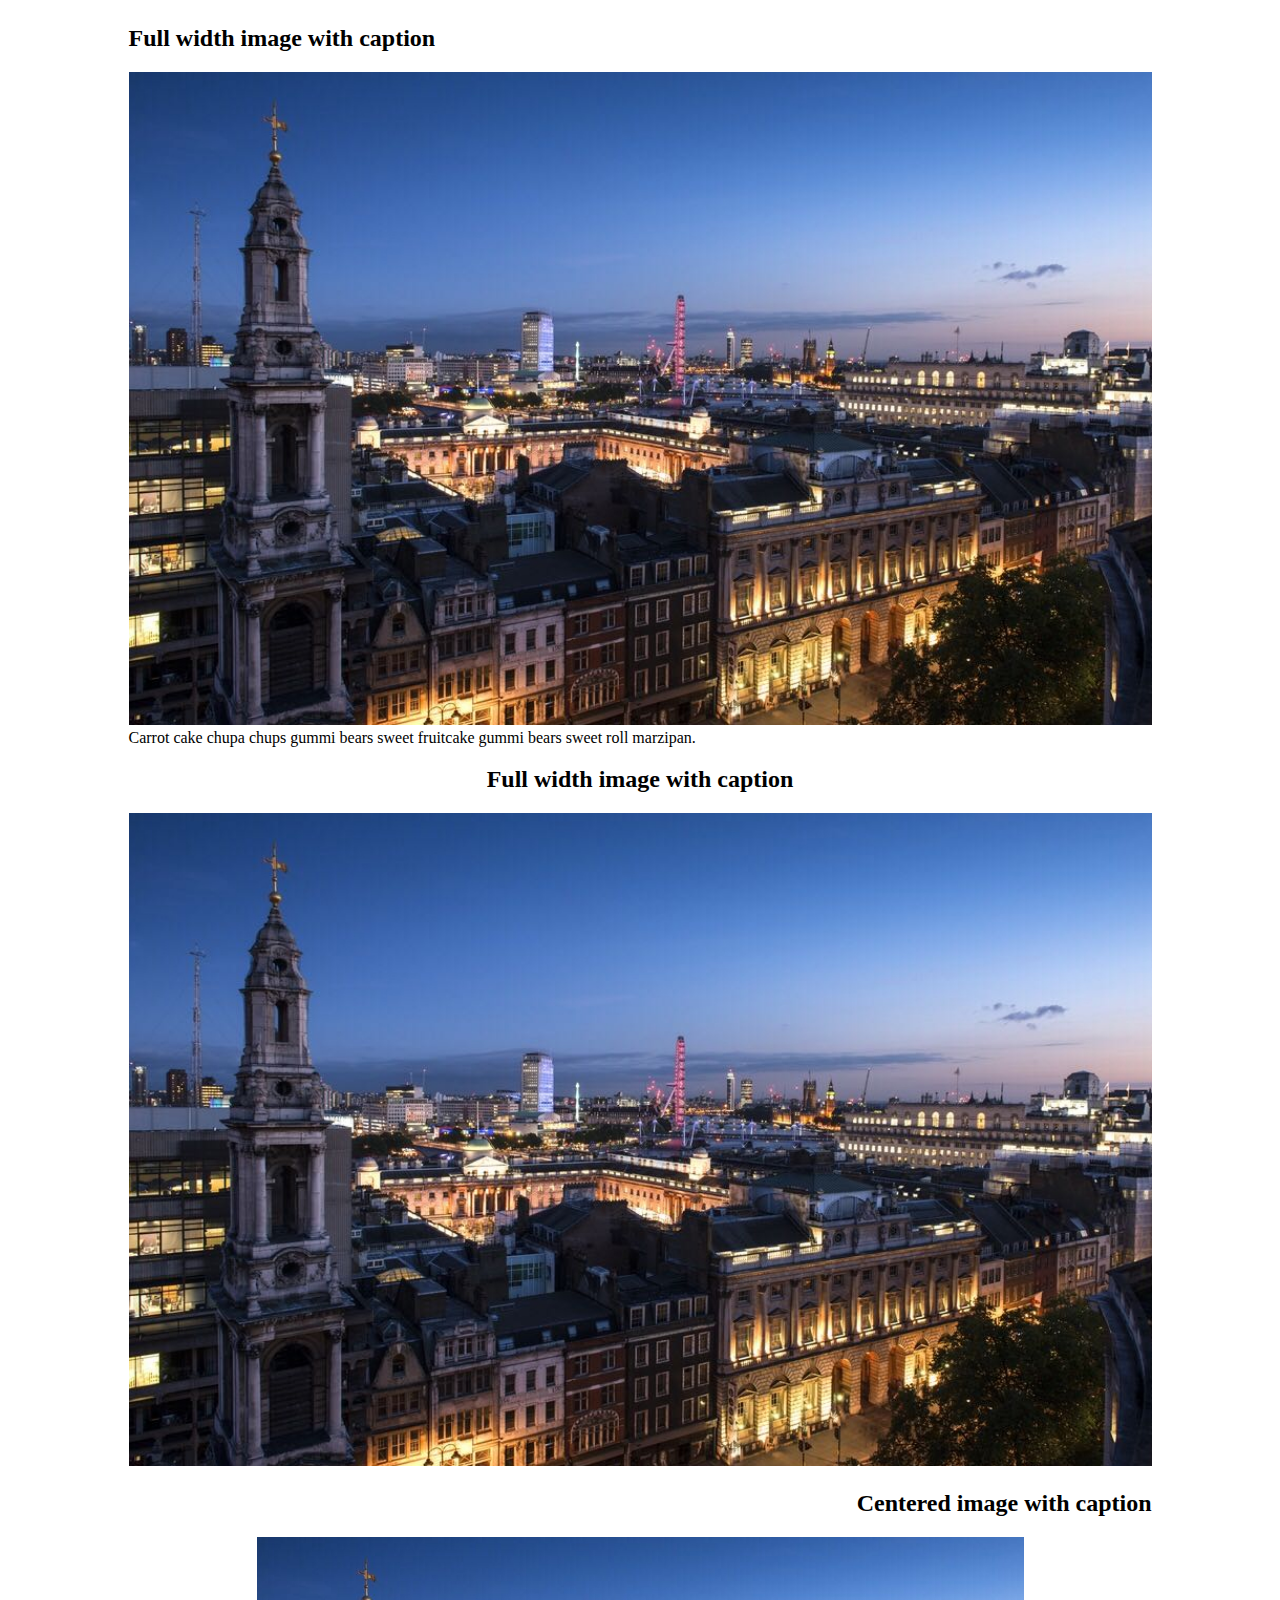
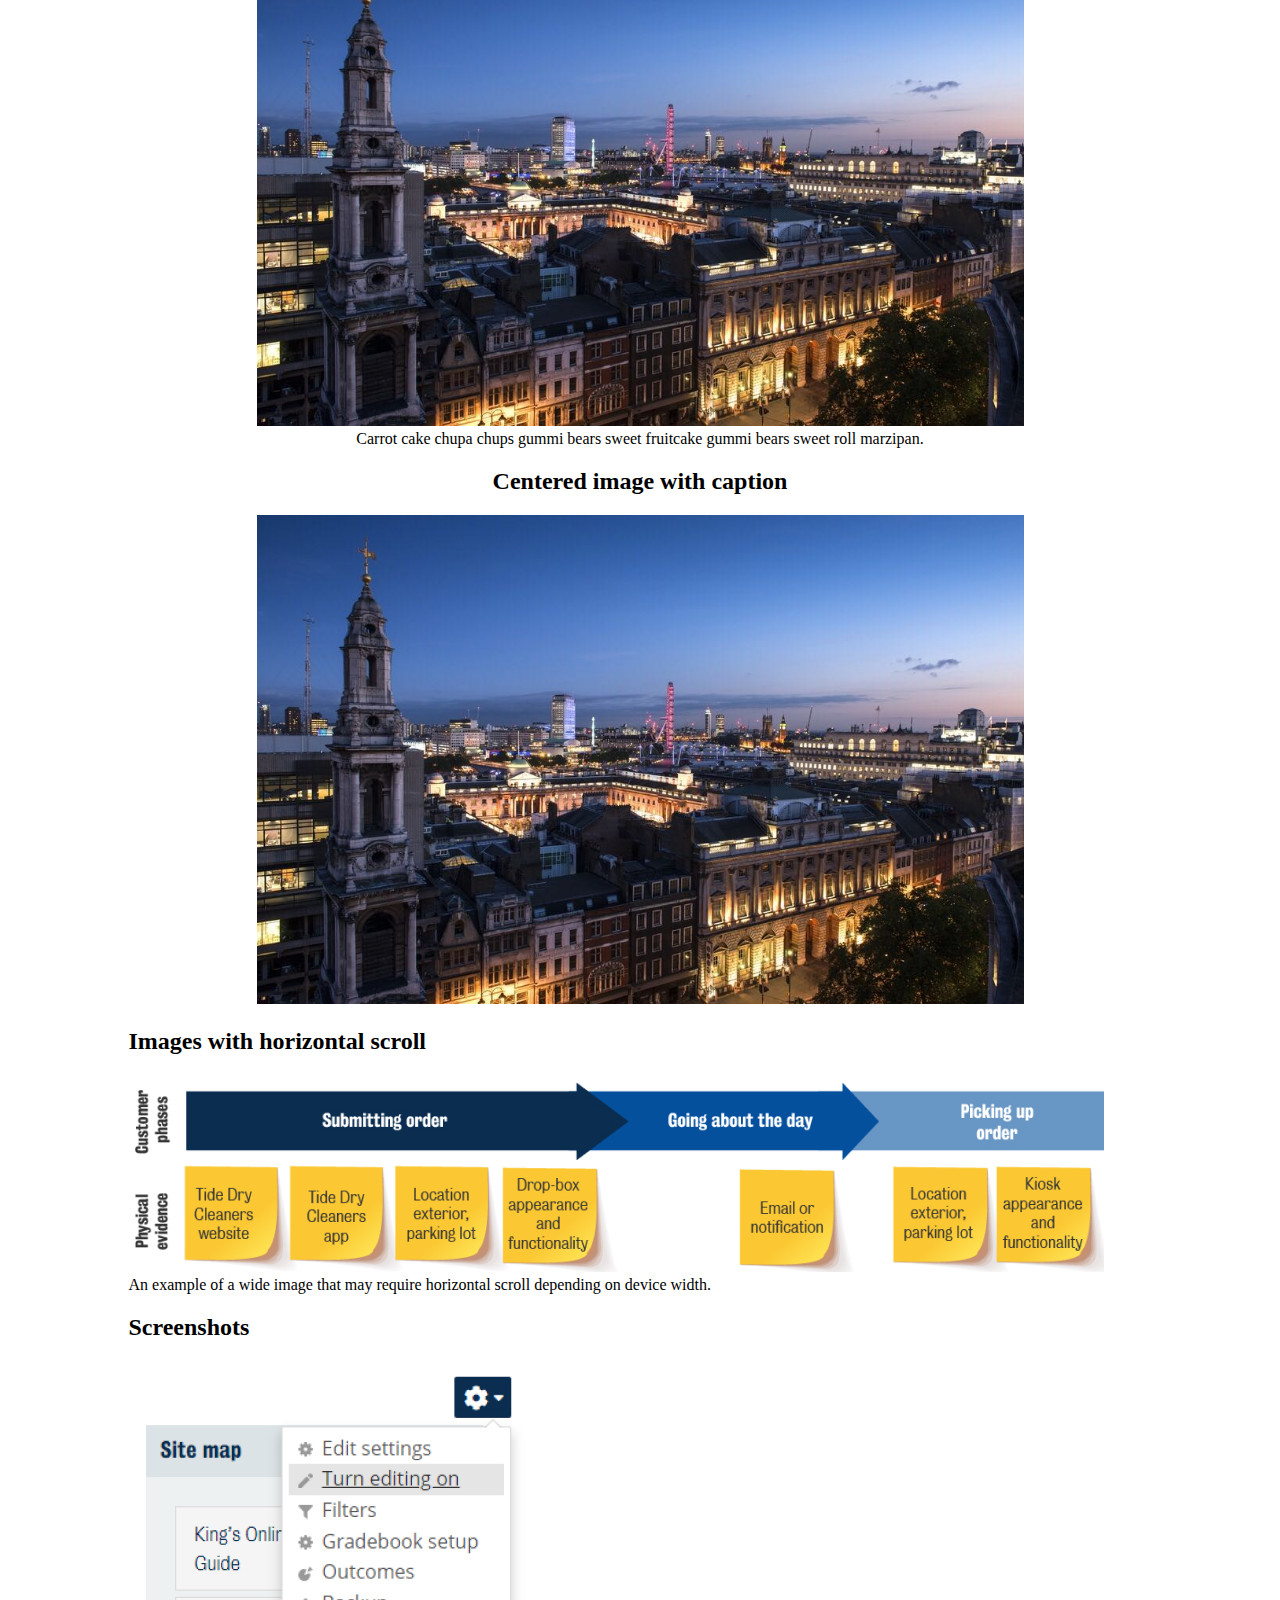
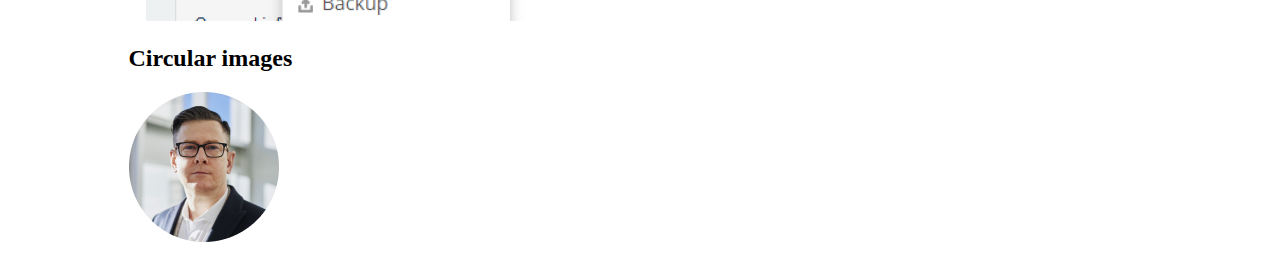
<file: Lesson_2/Layout/index.html>
<!DOCTYPE html>
<html lang="en">
<head>
	<meta charset="UTF-8">
	<meta http-equiv="X-UA-Compatible" content="IE=edge">
	<meta name="viewport" content="width=device-width, initial-scale=1.0">
	<title>HomeWork №2 (Figma layout)</title>
</head>
<body>
	<div style="margin: 25px auto 0; width: 1023px;">	
		<div>
			<h2 text-align: left;>
				Full width image with caption
			</h2>
			<img src="./img/city.jpg" alt="city" width="1023px"><br>
			<span>
				Carrot cake chupa chups gummi bears sweet fruitcake gummi bears sweet roll marzipan.
			</span>
		</div>
		<div>
			<h2 style="text-align: center;">
				Full width image with caption
			</h2>
			<img src="./img/city.jpg" alt="City" width="1023">
		</div>
		<div style="text-align: center;">
			<h2 style="text-align: right;">
				Centered image with caption
			</h2>
			<img src="./img/city.jpg" alt="city" width="767px" ><br>
			<span>
				Carrot cake chupa chups gummi bears sweet fruitcake gummi bears sweet roll marzipan.
			</span>
		</div>
		<div style="text-align: center;">
			<h2>Centered image with caption</h2>
			<img src="./img/city.jpg" alt="city" width="767px"> 

		</div>
		<div>
			<h2>Images with horizontal scroll</h2>
			<img src="./img/scheme.jpg" alt="some scheme"><br>
			<span>
				An example of a wide image that may require horizontal scroll depending on device width.
			</span>

		</div>
		<div>
			<h2>Screenshots</h2>
			<img src="./img/screenshot.jpg" alt="screenshot">

		</div>
		<div>
			<h2>Circular images</h2>
			<img src="./img/avatar.jpg" alt="avatar" width="150px">
		</div>
	</div>
</body>
</html>
</file>
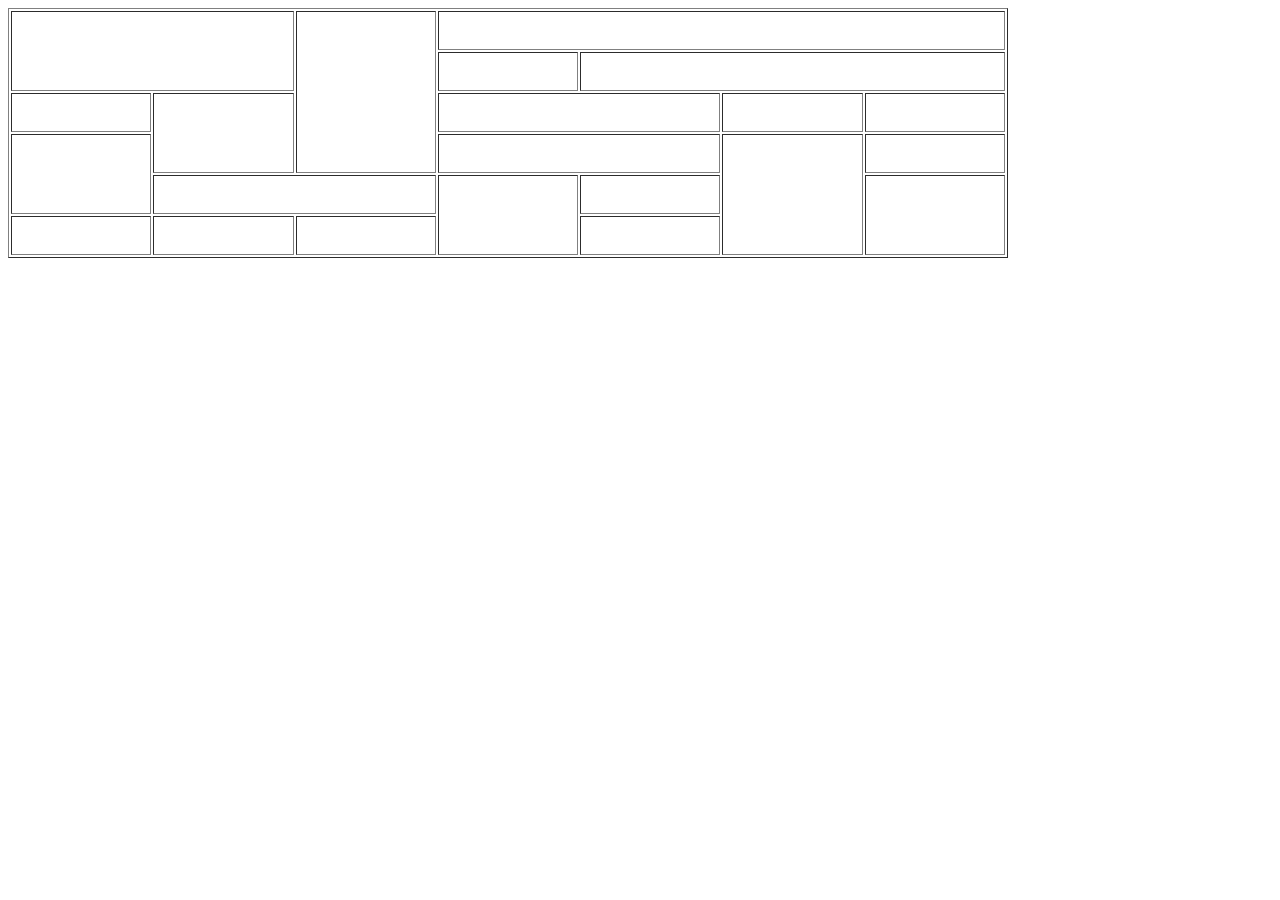
<file: Lesson_2/table/index.html>
<!DOCTYPE html>
<html lang="en">
<head>
	<meta charset="UTF-8">
	<meta http-equiv="X-UA-Compatible" content="IE=edge">
	<meta name="viewport" content="width=device-width, initial-scale=1.0">
	<title>HomeWork №2 (Table)</title>
</head>
<body>
	
<table border="1" width="1000px" height="250px">
	<tbody>
	<tr>
		<td rowspan="2" colspan="2"></td>
		<td rowspan="4"></td>
		<td colspan="4"></td>
	</tr>
	<tr>
		<td></td>
		<td colspan="3"></td>
	</tr>
	<tr>
		<td></td>
		<td rowspan="2"></td>
		<td colspan="2"></td>
		<td></td>
		<td></td>
	</tr>
	<tr>
		<td rowspan="2"></td>
		<td colspan="2"></td>
		<td rowspan="3"></td>
		<td></td>
	</tr>
	<tr>
		<td colspan="2"></td>
		<td rowspan="2"></td>
		<td></td>
		<td rowspan="2"></td>
	</tr>
	<tr>
		<td></td>
		<td></td>
		<td></td>
		<td></td>
	</tr>
</table>
</tbody>
	
</body>
</html>
</file>
<file: cw/css/style.css>
.parent{
	height: 200px;
	width: 200px;
	border: 1px solid black;
}

.two{
	display: none;
}

.show{
	display: none;
}
.card:hover .show{
	display: inline-block;
}

.card:hover .price{
	display: none;
}

.flex{
	display: flex;
	justify-content: space-between;
	align-items: center;
}

.card:hover path{
	fill: green;
}

.card>img{
	width: 100%;
}
</file>
<file: Lesson_3/style/style.css>
.header__text{
	text-align: center;
	font-size: 48px;
	color: #0BBBD3;
}

.header__text__span{
	color: black;
}

.content{
	height: 852px;
	background-image: url(../img/bg_church.jpg);
	background-repeat: no-repeat;
	background-position: center;
	background-size: 100%;
  
	

}



.content__bg{
	background-image: url(../img/flag.jpg);
	background-repeat: no-repeat;
	background-position: left 80px top 218px;
	
}

.content__text{
	display: inline-block;
	width: 715px;
	color: white;
	font-size: 64px;
	font-weight: 700;
	padding: 248px 562px 283px 163px;
	line-height: 107px;	
}

.header_cards{
	width: 327px;
	font-size: 48px;
	margin-left: 76px;
	font-weight: 700;
	border-bottom: #33B8F1 solid 5px;
	;

}
.container_box{
	margin: 104px auto;
	height: 520px;
	width: 1440px;
	text-align: center;
	overflow: auto;
}
.box{
	margin: 17px 17px 10px;
	width: 400px;
	height: 481px;
	border-radius: 30px;
	box-shadow: 0px 4px 6px 5px rgba(0, 0, 0, 0.25);
	display: inline-block;
	float: left;
	
}

a.box_content{
	font-size: 36px;
	font-weight: 700;
}

p.box_content{
	height: 149px;
	width: 269px;
	font-size: 32px;
	color: #595050;
	text-align: left;
	 margin: 17px 0 0 0;

}

.help{
	text-align: center;
	margin: 59px auto 0;
	height: 64px;
	display: block;
}

.help_header{
	margin: 0 auto;
	font-size: 48px;
	font-weight: 700;
}

.help_header__line{
	margin: 0 auto 16px;
	padding: 0;
	width: 361px;
	border-bottom: #33B8F1 solid 5px;
	padding-bottom: 16px;
}

.help_desk{
	background-image: url(../img/stand_with_ua.jpg);
	margin: 42px auto 0;
	height: 877px;
	width: 973px ;
}

.help_desk__button{
	display: inline-block;
	margin:823px auto 0;
	width: 430px;
	height: 74px;
	background-size: contain;
	background-color: #33ADF1;
	background-position: bottom;
	 background-repeat: no-repeat;
}
.help_desk__button__text{
margin: 0;
font-size: 60px;
width: 430px;
height: 74px;
color: white;
}

.footer{
	display: block;
	background-color: #0A2DA9;
	margin-top: 1121px;
	height: 405px;
	width: 100%;
}


.footer_head{
	text-align: center;
	font-size: 64px;
	color: #0BBBD3;
	height: 86px;
	width: 548px;
	margin: auto;
	padding-top: 49px;
}

.footer_head__span{
	color: white;
}

.footer__contacts{
	text-align: center;
	margin: auto;
}

.footer__contacts_a{
	display: block;
	color: white;
	font-size: 32px;
	margin-top: 25px;
	margin-bottom: 0;

}

.footer__container{
	text-align: center;
	margin: 50px auto 0;
	width: 500px;
	height: 100px;
}

.footer__button{
	height: 64px;
	width: 64px;
	border-radius: 50%;
	background-color: #0931BF;
	display: inline-block;
	margin-left: 40px;
	float: left;
}

.button__icon{
	margin: 10px 5px;
}
</file>
<file: Lesson_4/css/style.css>
@import url(./normalize.css);

@import url('https://fonts.googleapis.com/css2?family=Montserrat&display=swap');

body{
	background-color: #52616B;
}

body, a{
	font-family: 'Montserrat', sans-serif;
	color: #C9D6DF;
}

p{
	margin: 0;
}

a:link, a:visited, a:hover, a:active{
	text-decoration: none;
}

.header{
	background-image: url(../img/bg_header.jpg);
	background-repeat: no-repeat;
	height: 61rem;
	width: 100%;
	background-size: 100%;
	padding-top: 1rem;	
}

.header_navigation{
	display: flex;
	align-items: center;
	flex-wrap: nowrap;
	justify-content: space-between;
	width: 80%;
	margin: 0 auto;
}

.bmw_logo{
	margin-right: 10%;
}

.bmw_logo_icon{
	min-width: 20%;
	max-width: 100%;
}

.header_nav_btn_model, .header_nav_btn_usershop, .header_nav_btn_useracc{
	margin-left: 2rem;
	font-size: calc( (100vw - 480px)/(1280 - 480) * (20 - 8) + 8px);
}


.header_navigation>a:hover{
	color:#ffffff;
	text-shadow: 0 0 1rem white;
}

.header_nav_btn_usershop{
	margin-left: 10%;
}





.header_border{
	border-top: #C9D6DF 1px solid;
	width: 80%;
	margin: 1rem auto 0;
	
}

.main{
	margin: 0 auto;
	width: 80%;
	height: 68rem;
}

.main_cards{
	display: flex;
	flex-wrap: wrap;
	align-content: center;
	justify-content: center;
	align-items: center;
	flex-direction: row;
	margin: 5%;
}

.card__bmw8{
	background-image: url(../img/the_8.jpg);
	background-repeat: no-repeat;
	background-size: 100%;
	width: 90%;
	height: 31rem;
	padding-top: 1rem ;
	margin: 0 auto;

}

.card__bmwx7, .card__bmw5{
	float: left;
	height: 30rem;
	padding-top: 0.5rem;
}

.card__bmwx7{
	background-image: url(../img/the_x7.jpg);
	background-size: 100%;
	background-repeat: no-repeat;
	width: 49%;
	margin-right: 1%;
}

.card__bmw5{
	background-image: url(../img/the_5.jpg);
	background-size: 100%;
	background-repeat: no-repeat;
	width: 49%;
	margin-left: 1%;
}

.card__bmw8_text{
margin-left: 5.5rem;

}
.card__bmw8_text>p, .card__bmw5_text>p,
.card__bmwx7_text>p {
	font-size: 2.12rem;
	
}

.card__bmw8_text>a, .card__bmw5_text>a, 
.card__bmwx7_text>a{
	font-size: 2.5rem;

}

.card__bmwx7_text{
	margin-left: 1.5rem;

}

.card__bmw5_text{
	text-align: center;
}

.card__bmw5:hover{
	filter: grayscale(100%);
	transition: 300ms;
}

.card__bmw8:hover{
	filter: blur(0.5rem);
	transition: 300ms;
}

.card__bmwx7:hover{
	filter: contrast(150%);
	transition: 300ms;
}
</file>
<file: Lesson_5/css/style.css>
@import url(./normalize.css);

html{
	font-size: 8px;
}

body{
	font-family: 'PT Sans';
	background-color: #D9D9D9;
}

a, a:active, a:hover{
	text-decoration: none;
}

p{
	margin: 0;
}

.header{
	display: flex;
	background-color: #202846;
	justify-content: space-between;
	align-items: center;
	padding: 1rem 0 1rem 14rem;
	position: sticky;
	z-index: 99;
	top: 0px
}

header>nav{
	min-width: 70%;
}

.header__icon{
	display: block;
	width: 10%;
}

.header__icon>img{
	width: 100%;
}

.header__navigation{
	margin: 0;
	padding: 0;
	list-style: none;
	display: flex;
	align-items: center;
	justify-content: space-between;
	box-sizing: border-box;
}

header>nav{
	flex-shrink: 0;
}

.header__navigation-item{
	box-sizing: border-box;
	border-right: white solid 1px;
	text-align: center;
	height: 6rem;
	padding: 1.5rem;
	flex-basis: min-content;
}

.header__navigation-item>a{
	font-size: 2.4rem;
	color: white;
	height: 80%;
	padding-left: 2.4rem ;
	padding-right: 2.4rem;
}

.info{
	white-space: nowrap;
}

.cabinet{
	flex-shrink: 2;
	display: inherit;
	padding: .3rem;
}

.language{
	border: none;
	padding: 0;
}

main{
	margin-bottom: 17rem;
}

.main__title, .cabinet__title, .contacts__title{
	height: 14rem;
	background-color: #C6C6DC;
}

.main__title>p, .cabinet__title>p, .contacts__title>p{
	font-size: 4.8rem;
	padding: 4rem 0 0 22rem;
	margin: 0;
	font-style: italic;
	font-weight: 400;

}

.main__choosebar{
	width: 75%;
	height: 3rem;
	margin: 5.3rem auto;
	background-color: #E8E8E8;
	padding: 1.8rem 0 1.8rem 0;
	text-align: center;
	display: flex;
	justify-content: space-between;
}

.main__choosebar>p{
	text-align: center;
	font-size: 2.6rem;
	color: rgba(0, 0, 0, .61);
	margin: 0;
	display: inline;
	flex: auto;
}

.main__choosebar>img{
	width: 20px;
	margin-right: 10px;
	left: 1685px;
}

.main__container{
	width: 75%;
	margin: 0 auto;
}

.card{
	display: flex;
	justify-content: space-evenly;
	align-items: center;
	margin-bottom: 3.6rem;
	background-color: #BDBDC6;
	position: relative;
	border-collapse: collapse;
	padding: 2rem 0;
}

.card:hover{
	background-color: #AEAEE2;
}

.card-image{
width: 30%;

}

.card-text{
	width: 49%;
	display: flex;
	flex-direction: column;
	
}

.card-text>h3{
	display: flex;
	justify-content: space-between;
	font-size: 3.6rem;
	font-style: italic;
	margin: 0;
	color: #353C57;
	border-bottom: white solid 3px;
}

.card-text>p{
	height: 18rem;
	font-size: 2.5rem;
	background-color: #D7D7DD;
	text-align: center;
	margin-top: 1rem;
	padding-top: 3.1rem;
	overflow: auto;
}

.card-favorite{
	height: 48px;
	position: absolute;
	top: 10px;
	right: 10px;
}

.card-favorite>path:hover{
	fill: yellow;

}

.card-btn{
	font-size: 2.4rem;
	box-sizing: border-box;
	background-color: #202846;
	width: 20rem;
	height: 6rem;
	color: white;
	text-align: center;
	border-radius: 50px;
	place-self: flex-end;
	position: absolute;
	right: -45px;
	top: 215px;
	padding: 1.5rem;
}

.card-btn>p{
	margin: 0;
}

.card-btn:hover{
	background-color: #EF075B;
}

.cabinet-card{
	max-width: 70%;
	margin: 4rem auto 0;
	display: flex;
	background-color: #BDBDC6;
	justify-content: space-evenly;
	align-items: center;

}

.cabinet-card-section{
	display: flex;
	flex-direction: column;
	height: 40rem;
	justify-content: space-evenly;
	margin: 4.6rem 0;
}



.card-options{
	align-items: center;
}

.card-options>img{
	width: 75%;
	border-radius: 100px;
}

.card-options>a{
	background-color: #69749B;
	padding: 1rem 3rem;
	color: white;
	border-radius: 50px;
	font-size: 2.4rem;
	text-align: center;
}

.card-info{
	min-width: 50%;
}

.card-info>p, .card-info>p>a{
	font-size: 3.6rem;
	font-style: italic;
	font-weight: 700;
	color: #353C57;
	border-bottom: solid 1px white;
	padding-bottom: 1rem;
}

.card-info>p>span, .card-info>p>a{
	font-weight: 400;
}

.card-options>a:hover{
	background-color: #484A54;
}

.card-info>p>a:hover{
	color: white;
}


.cabinet-out a{
	display: block;
	width: 21.2rem;
	font-size: 2.7rem;
	text-align: center;
	margin: 4.2rem auto;
	color: white;
	background-color: #353C57;
	padding: 2rem .6rem;
	border-radius: 50px;
}

.cabinet-out>a:hover{
	background-color: #EF075B;
}

.contacts__container{
	max-width: 55%;
	margin: 6.3rem auto 0;
}

.contacts__container-info {
	display: flex;
	justify-content: space-between;
}

.contacts__container-info_item>h3, .contacts__container-adress_item>h3{
	font-size: 3.2rem;
	font-weight: 400;
	border-bottom: 3px solid black;
	margin-bottom: 1.1rem;
}

.contacts__container-info_item>p, .contacts__container-info_item>a, .contacts__container-adress_item>p{
font-size: 3rem;
text-align: center;
display: block;
color: black;
}

.contacts__container-adress{
	display: flex;
	justify-content: space-between;
	margin-top: 5rem;
}



.contacts__container-adress_item{
	width: 50%;

}

.adress_text{
	width: 30%;
	align-self: flex-start;
	flex-basis: content;
}

.map{
	border-radius: 40px;
	height: 33rem;
	max-width: 100%;
	padding: .3rem;
}

.footer{
	margin-top: 6.4rem;
	background-color: #202846;
	height: 8rem;
	padding: 1rem 0;
}

.footer>h2{
	font-size: 3.6rem;
	font-weight: normal;
	font-style: italic;
	color: white;
	margin: 2rem 0 2rem 15rem;
}
</file>
<file: Lesson_6/css/style.css>
@import url(./normalize.css);

@import url('https://fonts.googleapis.com/css2?family=Montserrat&display=swap');

@import url('https://fonts.googleapis.com/css2?family=Roboto:ital,wght@0,400;0,700;1,400;1,700&family=Work+Sans:ital,wght@0,200;0,300;0,400;0,500;0,600;0,700;1,400;1,500;1,600&display=swap');


html{
	font-size: 10px;
	font-family: 'Poppins', sans-serif;
}

:root{
	--main-color: #FFB742;
	--item-bg-color: #292B2E;
	--bg-color: #212529;
	--content-color: #D4D4D4;
	--footer-color: #1C1C1C;
}

body{
	background-color: var(--bg-color);
	color: white;
}

a, a:hover, a:link a:visited{
	text-decoration: none;
	color: white;
}

p{
	margin: 0;
	padding: 0;
}

ul, li{
	list-style: none;
	margin: 0;
	padding: 0;
}

nav{
	width: 30%;
}

h2{
	font-size: 4.8rem;
	font-family: 'Roboto';
	text-transform: capitalize;
	font-weight: 700;
	margin: 0 0 3rem;
	text-align: center;
}


.header{
	font-size: 1.7rem;
	text-transform: capitalize;
	margin: 1.7rem auto 0;
	width: 90%;
	display: flex;
	justify-content: space-between;
	align-items: center;
}



.header__menu_list{
	display: flex;
	justify-content: space-around;
	align-items: center;
}

.header__menu_list-item{
	display: block;
	font-weight: 600;
	padding: .3rem;
}

.header__menu_list-item:hover>a{
	color: var(--main-color);
}

.header__btn, 
.about__text-btn, 
.skills__text-btn{
	display: block;
	width: 10%;
	height: 4.8rem;
	border: solid 2px var(--main-color);
	text-align: center;
	padding-top: 1.2rem;
	box-sizing: border-box;
	border-radius: 50px;
	color: var(--main-color);
	font-weight: 600;
}

.header__btn:hover, 
.about__text-btn:hover, 
.skills__text-btn:hover,
.works__nav-item>a:hover{
	background-color: var(--main-color);
	color: var(--bg-color);
}

.greetings{
	margin: 11rem auto 0;
	text-align: center;
	font-weight: 700;
	text-transform: capitalize;
}

.greetings__overhead{
	font-weight: 700;
	font-size: 3.2rem;
}

.greetings__overhead-span{
	color: var(--main-color);
	text-decoration: underline;
}

.greetings__title{
	font-size: 4.8rem;
	padding: 2.1rem 0;
}


.greetings_subtitle{
	font-weight: 400;
	font-size: 2.4rem;
	padding: 1rem 0;
	margin: 2.5rem;
}

.greetings__box{
	display: flex;
	justify-content: space-around;
	width: 90%;
	margin: 13.6rem auto 0;
	align-items: center;

}

.greetings__box-item{
	width: 30%;
	background-color: var(--item-bg-color) ;
	border-radius: 10px;
	position: relative;
	height: 12rem;
	display: flex;
	padding: 0 3rem;
	box-sizing: border-box;
	justify-content: space-between;
}

.greetings__box-item-text{
	display: flex;
	justify-content: center;
	flex-direction: column;
	
}

.greetings__box-item-image{
	width: 15%;
	top: 30px;
	left: 30px;
}

.greetings__box-item-chevron{
	width: 5%;
}

.greetings__box-item-text>p{
	font-weight: 700;
	font-size: 3.2rem;
	color: var(--main-color);
	margin: 0;
	padding: .7rem 0;
}

.greetings__box-item-text>p+p{
	font-weight: 700;
	font-size: 1.6rem;
	padding: .7rem 0;
	color: white;
}

.greetings__box-item:hover{
	background-color: var(--main-color);
}


.greetings__box-item:hover
.greetings__box-item-text>p{
	background-color: var(--main-color);
	color: var(--bg-color);
}

.about{
	display: flex;
	margin: 25.5rem auto 0 ;
	width: 90%;
	justify-content: space-between;
}

.about__avatar{
	width: 40%;
}

.about__text,
.skills__text{
	position: relative;
	display: flex;
	flex-direction: column;
	justify-content: space-between;
	width: 50%;
	height: 40rem;
}

.about__text-overhead,
.skills__text-overhead{
	font-size: 2rem;
	text-transform: uppercase;
	text-align: center;
	line-height: 3rem;
	padding: 0 2.6rem;
	position: absolute;
	background: var(--item-bg-color) ;
	border-radius: 50px;
	top: -35px;
	color: var(--main-color);
	font-weight: 600;
}

.about__text-container-content,
.skills__text-container-content{
	font-size: 1.6rem;
	font-weight: 400;
	line-height: 3rem;
	color: var(--content-color) ;
}

.about__text-btn,
.skills__text-btn{
	font-size: 1.8rem;
	width: 15rem;
	padding: 1.2rem 4rem;
	
}

.skills{
	display: flex;
	justify-content: space-between;
	margin: 3.6rem auto 0;
	width: 90%;

	
}

.skills__text{
	display: flex;
	flex-direction: column;
	justify-content: space-between;
	margin-top: 4rem;
	height: 31.8rem;
}

.skills__text-container-title{
	text-align: left;
}

.skills__logos{
	display: flex;
	flex-direction: column;
	justify-content: flex-start;
	align-items: center;
	width: 45%;
	min-height: 18rem;
	max-height: 27rem;
}

.skills__logos_container{
	display: flex;
	margin-bottom: 1.6rem;
}
.skills__logos-container-item{
	
	display: block;
	padding: 1.6rem;
	box-sizing: border-box;
	background-color: var(--item-bg-color);
	border-radius: 10px;
	min-width: 11%;
	margin-right: 1.6rem;
}

.skills__logos-container-item>img{
	margin: auto;
	display: block;
	width: 100%;
}

.figma{
	padding: 1.6rem 2.4rem;
}

.skills__logos-container-item:hover{
	background-color: rgba(255, 183, 66, .5);
}

.works{
	width: 80%;
	margin: 13.6rem auto 0;
}

.works__overhead,
.comments__overhead{
	width: 17rem;
	margin: 0 auto;
	border-radius: 50px;
	background-color: var(--item-bg-color);
	color: var(--main-color);
	font-weight: 600;
	font-size: 2rem;
	padding: .6rem 2.5rem;
	text-transform: uppercase;
	line-height: 3rem;
	text-align: center;
	box-sizing: border-box;
}



.works__title{
	text-align: center;
	padding: .6rem;
}

.works__nav{
	display: flex;
	justify-content: space-around;
	align-items: center;
	margin: 3rem auto;
	width: 55%;
	height: 4rem;
	box-sizing: border-box;
}

.works__nav-item{
	height: 100%;
}

.works__nav-item>a{
	font-size: 1.6rem;
	padding: .5rem 2rem;
	text-align: center;
	font-weight: 600;
	border-radius: 3px;
	display: block;
	height: 100%;
	line-height: 3rem;
	box-sizing: border-box;
}

.works__content{
	display: flex;
	justify-content: space-around;
	flex-direction: column;
	align-items: center;
}

.works__content-container{
	display: flex;
	justify-content: space-around;
	align-items: center;
}

.works__content-container>img{
	margin-bottom: 3rem;
	display: block;
	width: 30%;
	border-radius: 5px;
}

.comments{
	width: 80%;
	margin: 13.6rem auto 0;
}

.comments__overhead{
	width: 20rem;
}

.comments__container{
	margin-top: 9rem;
	display: flex;
	justify-content: space-around;
	align-items: center;
}

.comments__container-item{
	background: white;
	height: 45.5rem;
	width: 30%;
	border-radius: .8rem;
	box-sizing: border-box;
	padding: 5rem 3rem;
	overflow: auto;
}

.comments__container-item-content{
	font-size: 2rem;
	line-height: 3rem;
	color: black;
	margin-top: 2rem;
}

.comments__container-item-profile{
	display: flex;
	justify-content: space-between;
	margin-top: 3.6rem;
}

.comments__container-item-profile__info{
	width: 60%;
}

.comments__container-item-profile__info>h6{
	margin: 0;
	font-weight: 700;
	font-size: 2rem;
	color: black;
}

.comments__container-item-profile__info>p{
	color: black;
	font-size: 1.6rem;
	line-height: 3.4rem;
}

.footer{
	padding-top: 15rem;
	margin-top: 25rem;
	background-color: var(--footer-color) ;
	height: 47rem;
}

.footer__container{
	margin: 0 auto;
	width: 90%;
	display: flex;
	justify-content: space-between;
	align-items: flex-start;
}

.footer__container-item{
	max-width: 32rem;
}

.footer__container-item_title{
	font-weight: 700;
	font-size: 2.2rem;
	line-height: 3.2rem;
	color: #F5FBF2;
	font-family: 'Work Sans';
}

.name{
	font-size: 3.2rem;
	color: var(--main-color);
	font-weight: 700;
}

.footer__container-item_refs>a,
.footer__container-item>a{
	font-weight: 500;
	font-family: 'Work Sans';
	font-size: 1.8rem;
	color: #7B7B7B;
}

.footer__container-item_refs>a:hover,
.footer__container-item>a:hover{
	color: var(--content-color);
}

.footer__container-item_refs{
	display: flex;
	flex-direction: column;
	justify-content: space-around;
	height: 18.3rem;
}
</file>
<file: Lesson_8-10/css/style.css>
@import url(./normalize.css);

@import url('https://fonts.googleapis.com/css2?family=Rosario:ital,wght@0,300;0,400;0,600;0,700;1,300;1,400;1,600;1,700&family=Volkhov&display=swap');

html{
	font-size: 14px;
}

body, a, p, div, h1, h2, h3, h4, ul, li{
	font-family: 'Rosario';
	max-width: 1620px;
	margin: 0 auto;
}

ul, li{
	list-style: none;
	text-decoration: 0;
}

a, a:hover, a:link, a:visited{
	text-decoration: none;
	color: black;
}

p{
	margin: 0;
	padding: 0;
}

section{
	width: 93%;
	margin: 4.5rem auto 0;
}


.header{
	display: flex;
	justify-content: space-between;
	align-items: center;
	background-color: black;
	position: sticky;
	top: 0;
	z-index: 99;
}

.header__logo{
	width: 14%;
	background-color: white;
}

.header__nav{
	min-width: 60%;

}

.header__nav-list{
	display: flex;
	justify-content: space-around;
	align-items: center;
}

.header__nav-list-item>a{
	color: white;
	font-size: 2.25rem;
	font-weight: 700;
	font-style: italic;
}

.gallery{
	display: flex;
	justify-content: space-between;
	align-items: center;
}

.gallery-item{
	width: 20%;
}

.gallery__box{
	max-width: 52.3%;
	display: grid;
	grid-template-columns: 1fr 1fr;
	grid-auto-rows: max-content;
	gap: 2.5rem 1.4rem;
}

.gallery-box-item{
	width: 100%;
	display: block;
}

.services{
	display: grid;
	grid-template-columns: 1fr 1fr;
	grid-template-rows: 1fr;
	width: 100%;
	gap: 5.2rem;
}

.services__box{
	display: grid;
	grid-template-rows: 1fr 1fr;
	grid-template-columns: 1fr 1fr;
	padding-left: 4.1rem;
	padding-top: 1.6rem;
	gap: 7.5rem;
}


.services__image{
	width: 100%;
}

.services__box_item>img{
	width: 100%;
}


.services__box_item>p{
	font-style: italic;
	font-size: 2.5rem;
	text-align: center;
	word-wrap: break-word;
	line-height: 3.6rem;
	margin-top: 0.75rem;
	font-weight: 700;
}

.team__title{
	font-size: 6rem;
	text-align: center;
	margin-top: 4.5rem;
	font-weight: 700;
}
.team__container{
	display: flex;
	justify-content: space-between;
	align-items: center;
	width: 100%;
}

.team__container-card{
	width: 23%;
	margin: 0;
}

.team__container-card>img{
	width: 100%;
	border-radius: 40px;
}

.team__container-card-name{
	font-family: 'Volkhov';
	font-size: 2.5rem;
	color: #FFFAFA;
	text-align: center;
	background-color: rgba(163, 83, 10, 0.7);
	width: 100%;
	height: 10rem;
	padding-top: 3.5rem;
	box-sizing: border-box;
	position: relative;
	bottom: 143px;
	border-radius:0 0 40px 40px;
	display: none;
}

.contacts{
	display: flex;
	justify-content: space-between;
	align-items: center;
}

.contacts__msg,
.contacts__map{
	width: 48%;
	height: 35.5rem;
}

.contacts__msg-title{
	font-size: 3.5rem;
	font-weight: 700;
	text-align: center;
	margin-bottom: 3.5rem;
	font-style: italic;
}

.contacts__msg-form{
	display: grid;
	grid-template-columns: 1fr 1fr;
	grid-template-rows: 1fr 3fr;
	padding: 2rem;
	background-color: #E5E5E5;
	gap: 2.25rem;
	height: 24rem;
	box-sizing: border-box;
}

.contacts__msg-form-text,
.contacts__msg-form-mail,
.contacts__msg-form-name{
	border: none;
	font-size: 2.2rem;
	width: 100%;
}

.contacts__msg-form-text{
	grid-column: 1/-1;
	resize: none;
}

.footer__container{
	display: flex;
	justify-content: space-between;
	margin-top: 8.5rem;
}

.footer__container-item{
	text-align: center;
	font-size: 2rem;
	font-weight: 700;
}

.footer__container-item>p>a,
.italic-semibold,
.footer__container-item>p{
	font-weight: 600;
	font-style: italic;
}

.bold-normal{
	font-weight: 700;
	font-style: normal;
}

p.footer__container-item-title{
	font-size: 2.5rem;
	margin-bottom: 2rem;
	font-style: normal;
	font-weight: 700;
}

.social{
	font-weight: 600;
}

p.social-title{
	font-weight: 700;
	font-style: normal;

}

.social__instagram::before{
	content: url(../icons/insta.svg);
	position: relative;
	right: 1.5rem;
}

.social__facebook::before{
	content: url(../icons/facebook.svg);
	position: relative;
	right: 1.5rem;
}

.social__twitter::before{
	content: url(../icons/twitter.svg);
	position: relative;
	right: 1.5rem;
}

.social__facebook,
.social__twitter,
.social__instagram{
	width: 65%;
	margin: 0 auto;
	text-align: left;
	display: block;
}
</file>
<file: HTML/Lesson_8-10/css/style.css>
@import url(./normalize.css);

@import url('https://fonts.googleapis.com/css2?family=Rosario:ital,wght@0,300;0,400;0,600;0,700;1,300;1,400;1,600;1,700&family=Volkhov&display=swap');

html{
	font-size: 14px;
}

body, a, p, div, h1, h2, h3, h4, ul, li{
	font-family: 'Rosario';
	max-width: 1620px;
	margin: 0 auto;
}

ul, li{
	list-style: none;
	text-decoration: 0;
}

a, a:hover, a:link, a:visited{
	text-decoration: none;
	color: black;
}

p{
	margin: 0;
	padding: 0;
}

section{
	width: 93%;
	margin: 4.5rem auto 0;
}


.header{
	display: flex;
	justify-content: space-between;
	align-items: center;
	background-color: black;
	position: sticky;
	top: 0;
	z-index: 99;
}

.header__logo{
	width: 14%;
	background-color: white;
}

.header__nav{
	min-width: 60%;

}

.header__nav-list{
	display: flex;
	justify-content: space-around;
	align-items: center;
}

.header__nav-list-item>a{
	color: white;
	font-size: 2.25rem;
	font-weight: 700;
	font-style: italic;
}

.gallery{
	display: flex;
	justify-content: space-between;
	align-items: center;
}

.gallery-item{
	width: 20%;
	position: relative;
}

.gallery__box{
	max-width: 52.3%;
	display: grid;
	grid-template-columns: 1fr 1fr;
	grid-auto-rows: max-content;
	gap: 2.5rem 1.4rem;
}

.gallery-box-item{
	width: 100%;
	display: block;
	position: relative;
}

.gallery-item-left{
	animation: gallery-box-item-left-anim 2s ease 1;
}

.gallery-item-right{
	animation: gallery-box-item-right-anim 2s ease 1;
}

.gallery-box-item-left{
	animation: gallery-box-item-left-anim 1s ease 1;
}

.gallery-box-item-right{
	animation: gallery-box-item-right-anim 1s ease 1;
}

.services{
	display: grid;
	grid-template-columns: 1fr 1fr;
	grid-template-rows: 1fr;
	width: 100%;
	gap: 5.2rem;
}

.services__box{
	display: grid;
	grid-template-rows: 1fr 1fr;
	grid-template-columns: 1fr 1fr;
	padding-left: 4.1rem;
	padding-top: 1.6rem;
	gap: 7.5rem;
}

.services__box_item{
	position: relative;
}

.services__image{
	width: 100%;
}

.services__box_item>img{
	width: 100%;
}


.services__box_item>p{
	font-style: italic;
	font-size: 2.5rem;
	text-align: center;
	word-wrap: break-word;
	line-height: 3.6rem;
	margin-top: 0.75rem;
	font-weight: 700;
}

.styling{
	animation: styling-anim 10s linear infinite;
}

.trimming{
	animation: trimming-anim 10s linear infinite;
}

.hair_str{
	animation: hair_str-anim 10s linear infinite;
}

.smooth_shave{
	animation: smooth_shave-anim 10s linear infinite;
}

.team__title{
	font-size: 6rem;
	text-align: center;
	margin-top: 4.5rem;
	font-weight: 700;
}
.team__container{
	display: flex;
	justify-content: space-between;
	align-items: center;
	width: 100%;
}

.team__container-card{
	width: 23%;
	margin: 0;
}

.team__container-card>img{
	width: 100%;
	border-radius: 40px;
	filter: brightness(0.4);
}

.team__container-card-name{
	font-family: 'Volkhov';
	font-size: 2.5rem;
	color: #FFFAFA;
	text-align: center;
	background-color: rgba(163, 83, 10, 0.7);
	width: 100%;
	height: 10rem;
	padding-top: 3.5rem;
	box-sizing: border-box;
	position: relative;
	bottom: 143px;
	border-radius:0 0 40px 40px;
	display: block;
	opacity: 0;
}

.contacts{
	display: flex;
	justify-content: space-between;
	align-items: center;
}

.contacts__msg,
.contacts__map{
	width: 48%;
	height: 35.5rem;
}

.contacts__msg-title{
	font-size: 3.5rem;
	font-weight: 700;
	text-align: center;
	margin-bottom: 3.5rem;
	font-style: italic;
}

.contacts__msg-form{
	display: grid;
	grid-template-columns: 1fr 1fr;
	grid-template-rows: 1fr 3fr;
	padding: 2rem;
	background-color: #E5E5E5;
	gap: 2.25rem;
	height: 24rem;
	box-sizing: border-box;
}

.contacts__msg-form-text,
.contacts__msg-form-mail,
.contacts__msg-form-name{
	border: none;
	font-size: 2.2rem;
	width: 100%;
}

.contacts__msg-form-text{
	grid-column: 1/-1;
	resize: none;
}

.footer__container{
	display: flex;
	justify-content: space-between;
	margin-top: 8.5rem;
}

.footer__container-item{
	text-align: center;
	font-size: 2rem;
	font-weight: 700;
}

.footer__container-item>p>a,
.italic-semibold,
.footer__container-item>p{
	font-weight: 600;
	font-style: italic;
}

.bold-normal{
	font-weight: 700;
	font-style: normal;
}

p.footer__container-item-title{
	font-size: 2.5rem;
	margin-bottom: 2rem;
	font-style: normal;
	font-weight: 700;
}

.social{
	font-weight: 600;
}

p.social-title{
	font-weight: 700;
	font-style: normal;

}

.social__instagram::before{
	content: url(../icons/insta.svg);
	position: relative;
	right: 1.5rem;
}

.social__facebook::before{
	content: url(../icons/facebook.svg);
	position: relative;
	right: 1.5rem;
}

.social__twitter::before{
	content: url(../icons/twitter.svg);
	position: relative;
	right: 1.5rem;
}

.social__facebook,
.social__twitter,
.social__instagram{
	width: 65%;
	margin: 0 auto;
	text-align: left;
	display: block;
}

.card__meredith:hover>p{
	opacity: 100;
	transition: 1000ms;
}

.card__meredith:hover>img{
	filter: brightness();
}


.card__jason:hover>p{
	opacity: 100;
	transition: 1000ms;
}

.card__jason:hover>img{
	filter: brightness();
}

.card__ryan:hover>p{
	opacity: 100;
	transition: 1000ms;
}

.card__ryan:hover>img{
	filter: brightness();
}

.card__james:hover>p{
	opacity: 100;
	transition: 1000ms;
}

.card__james:hover>img{
	filter: brightness();
}


@keyframes gallery-box-item-left-anim {
	from{
		left: -400%;
	}
	to{
		left: 0;
	}
}

@keyframes gallery-box-item-right-anim {
	from{
		right: -400%;
	}
	to{
		right: 0;
	}
}

@keyframes styling-anim {
	from,to{
		left: 0;
		top: 0;
	}

	25%{
		top: 0;
		left: 141%;
	}

	50%{
		top: 130%;
		left: 141%;
	}

	75%{
		left: 0;
		top: 130%;
	}

}

@keyframes trimming-anim {
	from,to{
		left: 0;
		top: 0;
	}

	25%{
		top: 130%;
		left: 0;
	}

	50%{
		top: 130%;
		left: -141%;
	}

	75%{
		left: -141%;
		top: 0;
	}

}

@keyframes hair_str-anim {
	from,to{
		left: 0;
		top: 0;
	}

	25%{
		top: 0;
		left: -141%;
	}

	50%{
		top: -130%;
		left: -141%;
	}

	75%{
		left: 0;
		top: -130%;
	}

}

@keyframes smooth_shave-anim {
	from,to{
		left: 0;
		top: 0;
	}

	25%{
		top: -130%;
		left: 0
	}

	50%{
		top: -130%;
		left: 141%;
	}

	75%{
		left: 141%;
		top: 0;
	}

}

@media screen and (max-width: 1440px){
	html{
		font-size: 12px;
	}

	.team__container-card>p{
		bottom: 10rem;
	}
}

@media screen and (max-width: 1280px){
	html{
		font-size: 9px;
	}
}

@media screen and (max-width: 992px){
	html{
		font-size: 7px;
	}

	.gallery{
		display: grid;
    grid-template-columns: 1fr 1fr;
    align-items: center;
    gap: 2rem;
    width: 100%;
	}

	.gallery-item {
    width: 100%;
    position: relative;
    align-self: end;
	}

	.gallery__box{
		max-width: 100%;
		grid-column: 1/-1;
	}

	.gallery-item-right{
		grid-column: 2/3;
    grid-row: 1/2;
	}

	.gallery-box-item-left{
		animation: gallery-box-item-left-anim 2s ease 1;
	}

	.gallery-box-item-right{
		animation: gallery-box-item-right-anim 2s ease 1;
	}
}

@media screen and (max-width: 768px){

	.header__nav{
		min-width: 86%;
	}

	.header__nav-list{
		padding: 0;
	}

	.gallery{
		display: flex;
		flex-direction: column;
		width: 90%;
	}
	.gallery-item{
		width: 100%;
	}

	.gallery__box{
		display: flex;
		flex-direction: column;
		width: 100%;
	}

	.gallery-item-left {
    animation: gallery-box-item-right-anim 2s ease 1;
	}
	.gallery-item-right {
    animation: gallery-box-item-left-anim 2s ease 1;
	}
	.services{
		width: 75%;
		display: flex;
	}

	.services__image{
		display: none;
	}

	.team__container{
		flex-direction: column;
	}

	.team__container-card{
		width: 60%;
	}

	.team__container-card>p{
		bottom: 20rem;
		height: 20rem;
		font-size: 5rem;
		padding-top: 6.5rem;
	}

	.contacts{
		flex-direction: column-reverse;
		width: 60%;
		height: 80rem;
	}

	.contacts__map, .contacts__msg{
		width: 100%;
	}

	.footer__container{
		flex-direction: column;
		height: 44rem;
	}

	.footer__container-item{
		min-width: 30%;

	}

	.social-title{
		margin-bottom: 2rem;
	}
}
</file>
